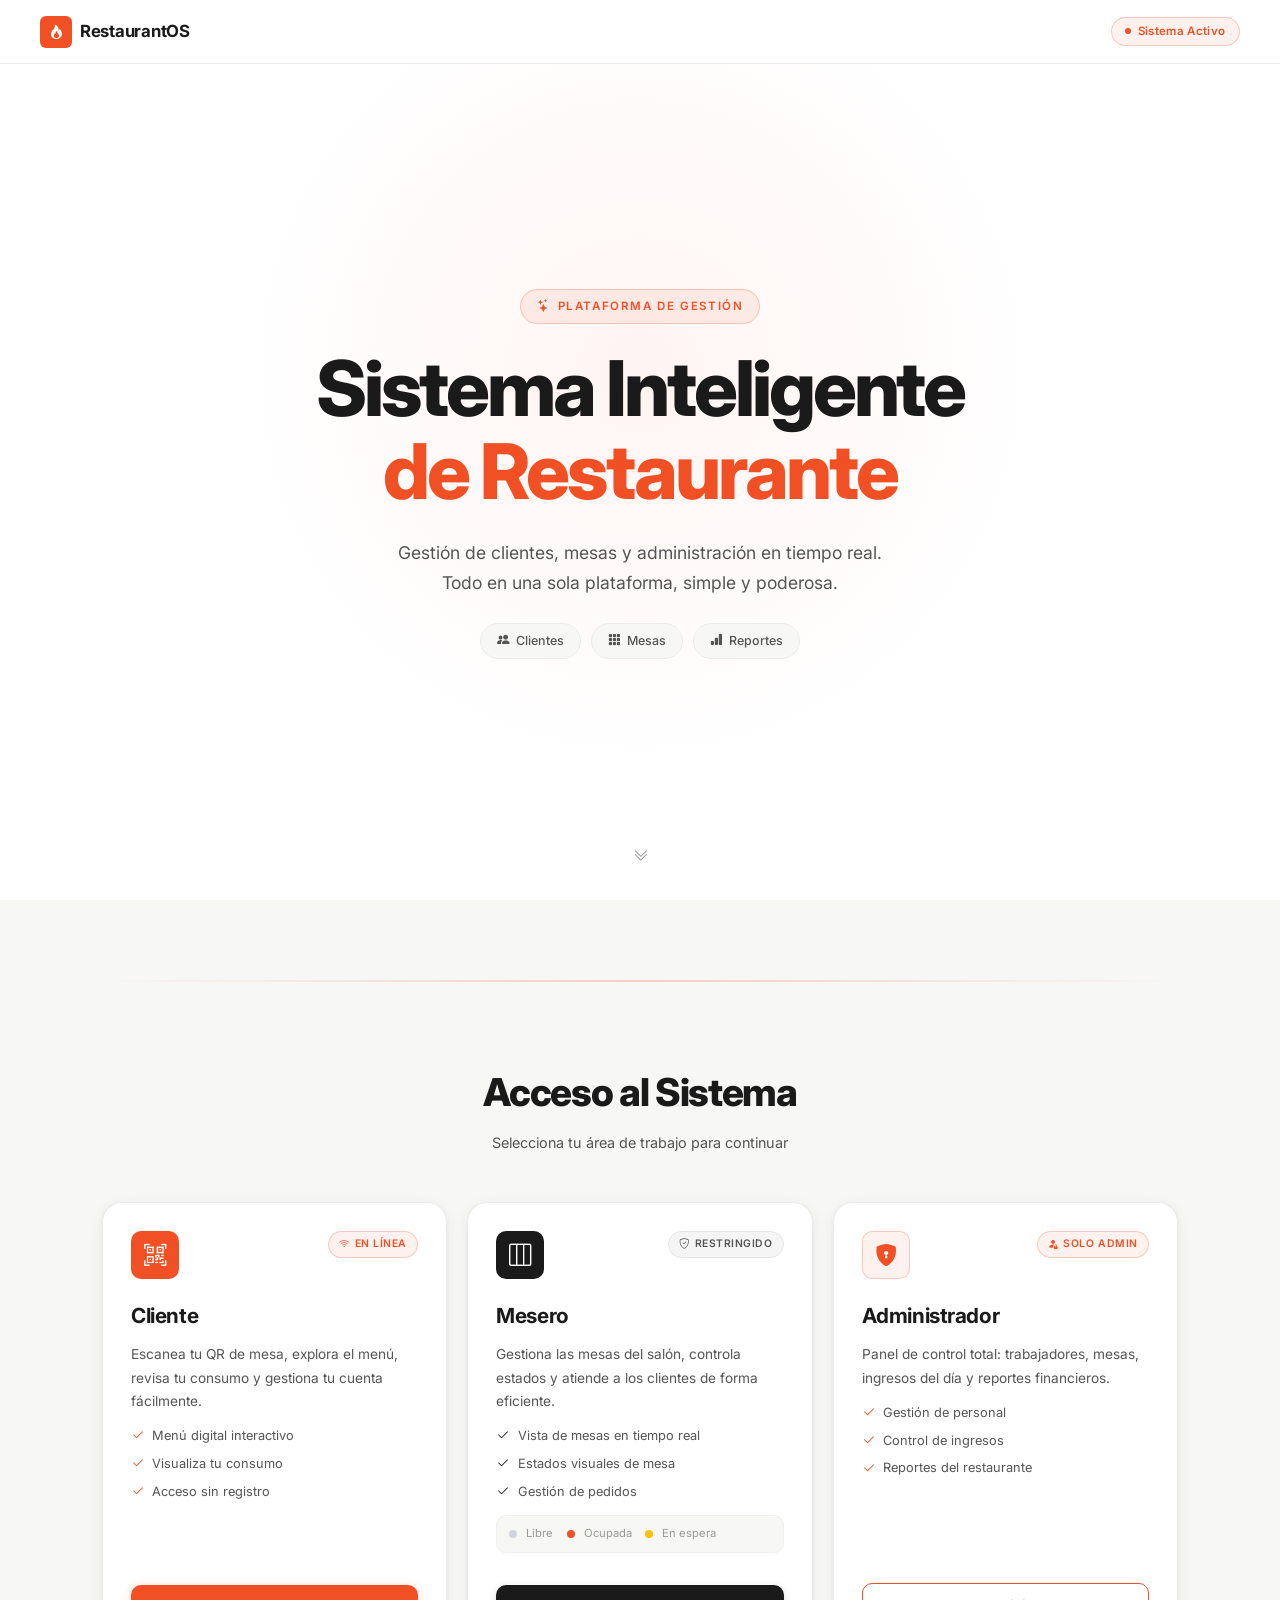
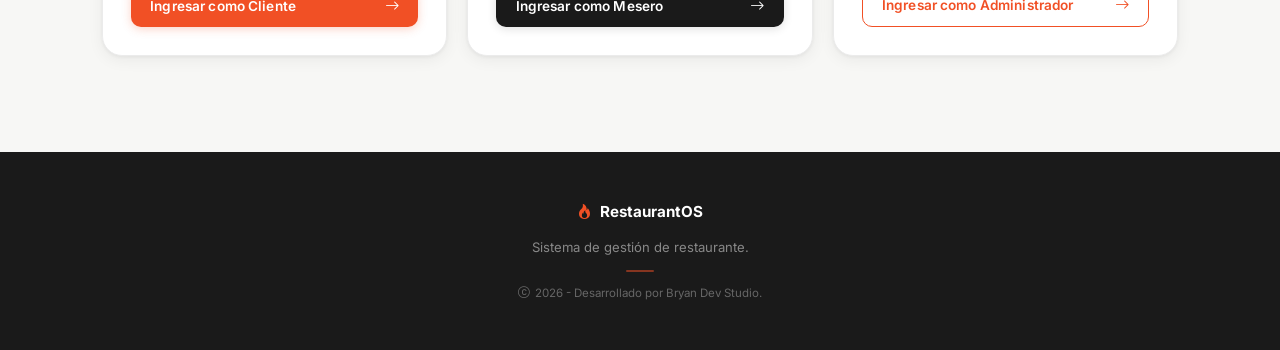
<file: index.html>
<!DOCTYPE html>
<html lang="es">
<head>
    <meta charset="UTF-8">
    <meta name="viewport" content="width=device-width, initial-scale=1.0">
    <meta name="description" content="Sistema inteligente de gestión para restaurantes. Administra clientes, mesas, meseros y finanzas desde una sola plataforma.">
    <title>Sistema de Restaurante | Gestión Inteligente</title>

    <link rel="stylesheet" href="https://cdn.jsdelivr.net/npm/bootstrap-icons@1.13.1/font/bootstrap-icons.min.css">
    <link rel="preconnect" href="https://fonts.googleapis.com">
    <link rel="preconnect" href="https://fonts.gstatic.com" crossorigin>
    <link href="https://fonts.googleapis.com/css2?family=Inter:wght@300;400;500;600;700;800&display=swap" rel="stylesheet">
    <link rel="stylesheet" href="./Assets/Css/Home/home.css">
</head>
<body>

    <!-- ── NAVBAR ── -->
    <nav class="navbar" id="navbar">
        <div class="nav-brand">
            <span class="nav-logo"><i class="bi bi-fire"></i></span>
            <span class="nav-name">RestaurantOS</span>
        </div>
        <div class="nav-badge">
            <span class="badge-dot"></span>
            Sistema Activo
        </div>
    </nav>

    <!-- ── HERO ── -->
    <header class="hero" id="hero">
        <div class="hero-content">
            <div class="hero-eyebrow">
                <i class="bi bi-stars"></i>
                Plataforma de Gestión
            </div>
            <h1 class="hero-title">
                Sistema Inteligente<br>
                <span class="hero-title--accent">de Restaurante</span>
            </h1>
            <p class="hero-subtitle">
                Gestión de clientes, mesas y administración en tiempo real.
                Todo en una sola plataforma, simple y poderosa.
            </p>
            <div class="hero-stats">
                <div class="stat-pill"><i class="bi bi-people-fill"></i><span>Clientes</span></div>
                <div class="stat-pill"><i class="bi bi-grid-3x3-gap-fill"></i><span>Mesas</span></div>
                <div class="stat-pill"><i class="bi bi-bar-chart-fill"></i><span>Reportes</span></div>
            </div>
        </div>
        <div class="hero-scroll-hint">
            <i class="bi bi-chevron-double-down"></i>
        </div>
    </header>

    <!-- ── MAIN BENTO GRID ── -->
    <main class="bento-section" id="accesos">
        <div class="section-header">
            <h2 class="section-title">Acceso al Sistema</h2>
            <p class="section-desc">Selecciona tu área de trabajo para continuar</p>
        </div>

        <div class="bento-grid">

            <!-- CARD: CLIENTE -->
            <article class="bento-card bento-card--cliente" id="card-cliente" role="button" tabindex="0" aria-label="Acceso área Cliente">
                <div class="card-header">
                    <div class="card-icon card-icon--cliente">
                        <i class="bi bi-qr-code-scan"></i>
                    </div>
                    <div class="card-badge card-badge--cliente">
                        <i class="bi bi-wifi"></i> En línea
                    </div>
                </div>
                <div class="card-body">
                    <h3 class="card-title">Cliente</h3>
                    <p class="card-desc">
                        Escanea tu QR de mesa, explora el menú, revisa tu consumo y gestiona tu cuenta fácilmente.
                    </p>
                    <ul class="card-features">
                        <li><i class="bi bi-check2"></i> Menú digital interactivo</li>
                        <li><i class="bi bi-check2"></i> Visualiza tu consumo</li>
                        <li><i class="bi bi-check2"></i> Acceso sin registro</li>
                    </ul>
                </div>
                <div class="card-footer">
                    <button class="btn-access btn-access--cliente" id="btn-cliente" onclick="irACliente()">
                        <span>Ingresar como Cliente</span>
                        <i class="bi bi-arrow-right"></i>
                    </button>
                </div>
            </article>

            <!-- CARD: MESERO -->
            <article class="bento-card bento-card--mesero" id="card-mesero" role="button" tabindex="0" aria-label="Acceso área Mesero">
                <div class="card-header">
                    <div class="card-icon card-icon--mesero">
                        <i class="bi bi-layout-three-columns"></i>
                    </div>
                    <div class="card-badge card-badge--mesero">
                        <i class="bi bi-shield-check"></i> Restringido
                    </div>
                </div>
                <div class="card-body">
                    <h3 class="card-title">Mesero</h3>
                    <p class="card-desc">
                        Gestiona las mesas del salón, controla estados y atiende a los clientes de forma eficiente.
                    </p>
                    <ul class="card-features">
                        <li><i class="bi bi-check2"></i> Vista de mesas en tiempo real</li>
                        <li><i class="bi bi-check2"></i> Estados visuales de mesa</li>
                        <li><i class="bi bi-check2"></i> Gestión de pedidos</li>
                    </ul>
                    <div class="mesa-legend">
                        <span class="mesa-dot mesa-dot--libre"></span><small>Libre</small>
                        <span class="mesa-dot mesa-dot--ocupada"></span><small>Ocupada</small>
                        <span class="mesa-dot mesa-dot--espera"></span><small>En espera</small>
                    </div>
                </div>
                <div class="card-footer">
                    <button class="btn-access btn-access--mesero" id="btn-mesero" onclick="irAMesero()">
                        <span>Ingresar como Mesero</span>
                        <i class="bi bi-arrow-right"></i>
                    </button>
                </div>
            </article>

            <!-- CARD: ADMINISTRADOR -->
            <article class="bento-card bento-card--admin" id="card-admin" role="button" tabindex="0" aria-label="Acceso área Administrador">
                <div class="card-header">
                    <div class="card-icon card-icon--admin">
                        <i class="bi bi-shield-lock-fill"></i>
                    </div>
                    <div class="card-badge card-badge--admin">
                        <i class="bi bi-person-fill-lock"></i> Solo Admin
                    </div>
                </div>
                <div class="card-body">
                    <h3 class="card-title">Administrador</h3>
                    <p class="card-desc">
                        Panel de control total: trabajadores, mesas, ingresos del día y reportes financieros.
                    </p>
                    <ul class="card-features">
                        <li><i class="bi bi-check2"></i> Gestión de personal</li>
                        <li><i class="bi bi-check2"></i> Control de ingresos</li>
                        <li><i class="bi bi-check2"></i> Reportes del restaurante</li>
                    </ul>
                </div>
                <div class="card-footer">
                    <button class="btn-access btn-access--admin" id="btn-admin" onclick="irAAdmin()">
                        <span>Ingresar como Administrador</span>
                        <i class="bi bi-arrow-right"></i>
                    </button>
                </div>
            </article>

        </div>
    </main>

    <!-- ── FOOTER ── -->
    <footer class="footer" id="footer">
        <div class="footer-inner">
            <div class="footer-brand">
                <i class="bi bi-fire"></i>
                <span>RestaurantOS</span>
            </div>
            <p class="footer-copy">Sistema de gestión de restaurante.</p>
            <div class="footer-divider"></div>
            <p class="footer-sub">
                <i class="bi bi-c-circle"></i> 2026 - Desarrollado por Bryan Dev Studio.
            </p>
        </div>
    </footer>

    <script src="./Assets/Js/Home/main.js"></script>
</body>
</html>
</file>
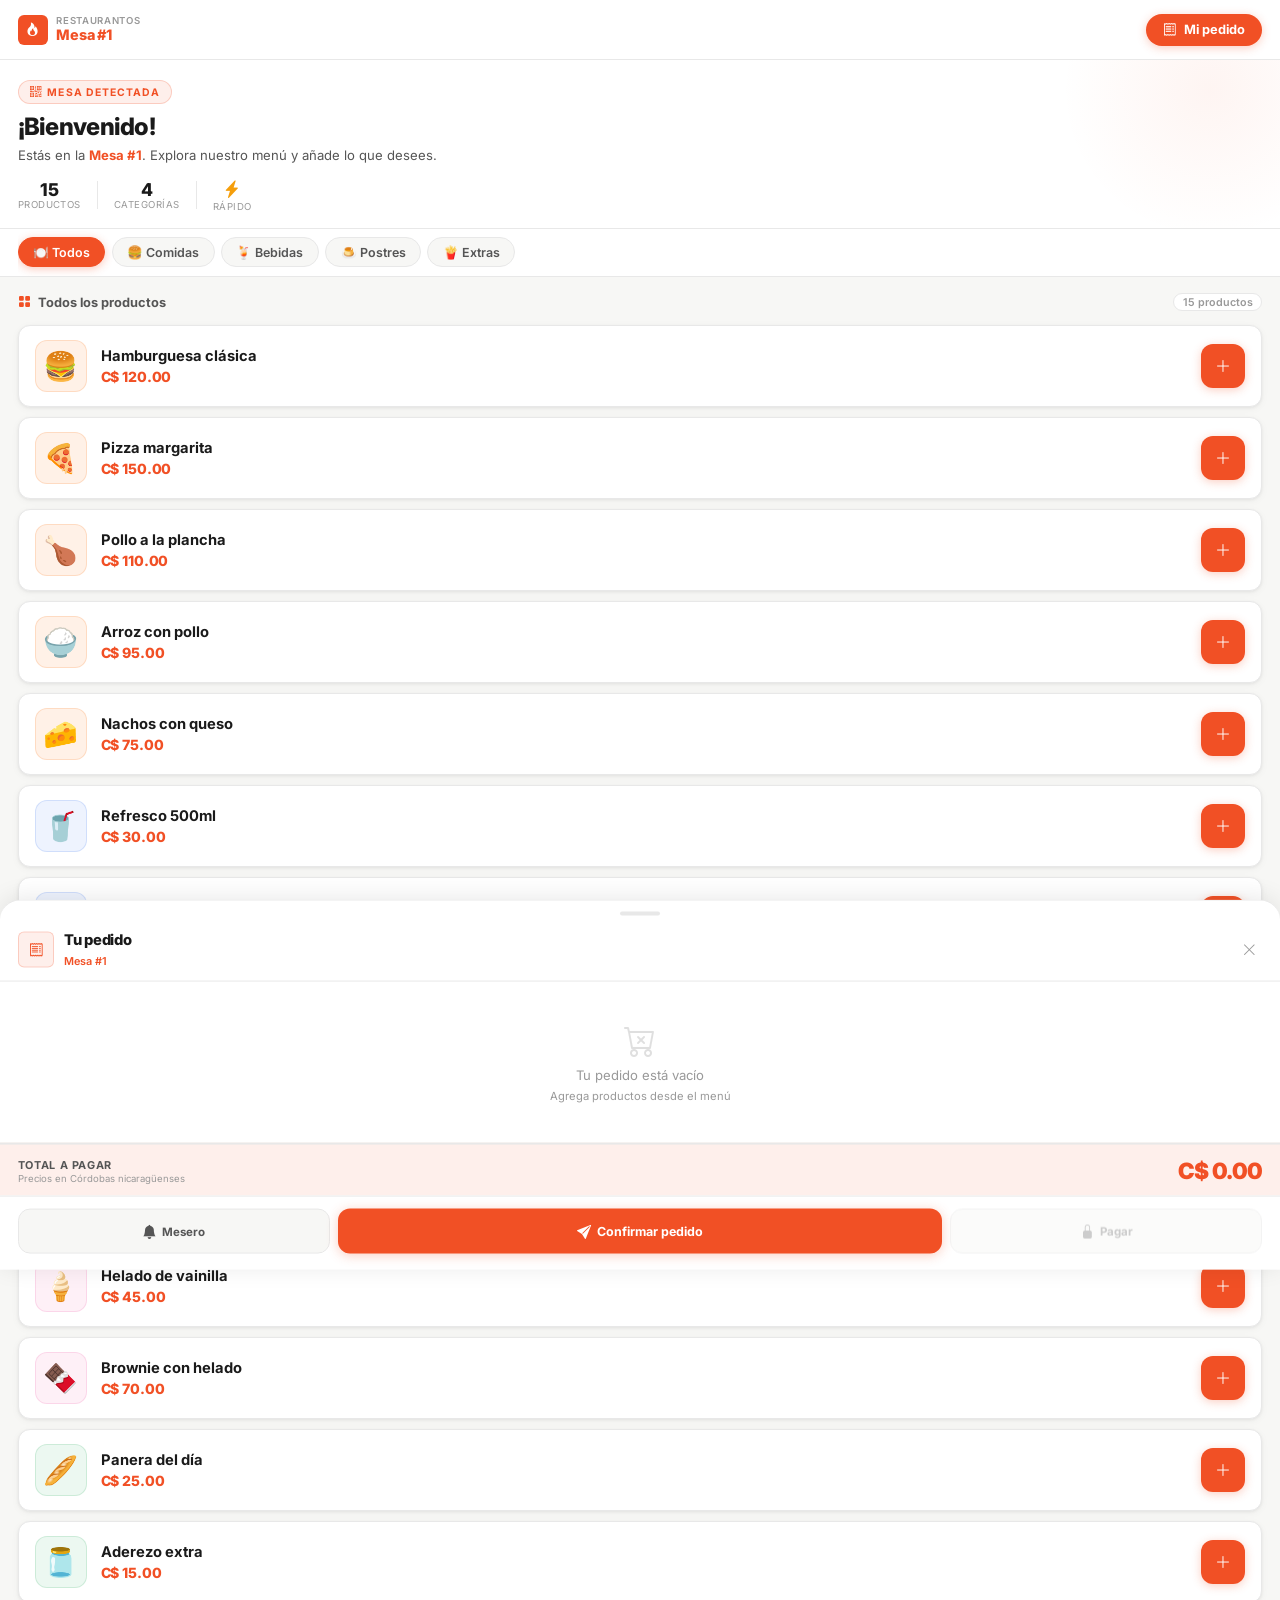
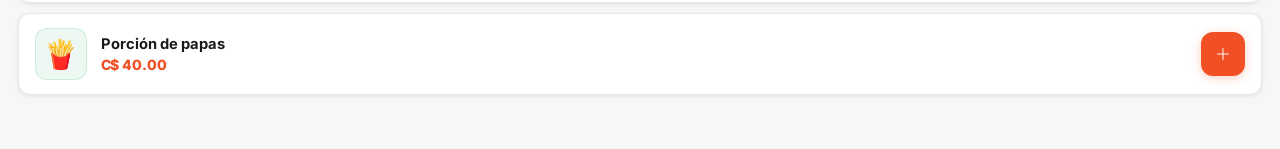
<file: Views/Client/index.html>
<!DOCTYPE html>
<html lang="es">
<head>
    <meta charset="UTF-8">
    <meta name="viewport" content="width=device-width, initial-scale=1.0, maximum-scale=1.0">
    <meta name="description" content="Menú digital del restaurante.">
    <meta name="theme-color" content="#ffffff">
    <title>Menú | RestaurantOS</title>

    <link rel="stylesheet" href="https://cdn.jsdelivr.net/npm/bootstrap-icons@1.13.1/font/bootstrap-icons.min.css">
    <link rel="preconnect" href="https://fonts.googleapis.com">
    <link rel="preconnect" href="https://fonts.gstatic.com" crossorigin>
    <link href="https://fonts.googleapis.com/css2?family=Inter:wght@400;500;600;700;800&display=swap" rel="stylesheet">
    <link rel="stylesheet" href="../../Assets/Css/Client/client.css">
</head>
<body>

<!-- ══ HEADER ══ -->
<header class="app-header" id="appHeader">
    <div class="header-left">
        <div class="header-logo"><i class="bi bi-fire"></i></div>
        <div class="header-info">
            <span class="header-brand">RestaurantOS</span>
            <span class="header-mesa" id="headerMesa">Mesa #—</span>
        </div>
    </div>
    <button class="btn-cuenta" id="btnVerCuenta" onclick="abrirCuenta()">
        <i class="bi bi-receipt"></i>
        <span>Mi pedido</span>
        <span class="carrito-badge" id="carritoBadge" style="display:none;">0</span>
    </button>
</header>

<!-- ══ BIENVENIDA COMPACTA ══ -->
<section class="hero-section" id="heroSection">
    <div class="hero-glow hero-glow--a"></div>
    <div class="hero-glow hero-glow--b"></div>
    <div class="hero-content">
        <div class="hero-badge">
            <i class="bi bi-qr-code"></i>
            <span>Mesa detectada</span>
        </div>
        <h1 class="hero-title">¡Bienvenido!</h1>
        <p class="hero-sub" id="heroSub">
            Estás en la <strong>Mesa #—</strong>. Explora nuestro menú y añade lo que desees.
        </p>
        <div class="hero-stats">
            <div class="hs-item">
                <span class="hs-num" id="hsTotalProds">0</span>
                <span class="hs-label">Productos</span>
            </div>
            <div class="hs-divider"></div>
            <div class="hs-item">
                <span class="hs-num">4</span>
                <span class="hs-label">Categorías</span>
            </div>
            <div class="hs-divider"></div>
            <div class="hs-item">
                <i class="bi bi-lightning-charge-fill" style="color:#f59e0b;font-size:1.1rem;"></i>
                <span class="hs-label">Rápido</span>
            </div>
        </div>
    </div>
</section>

<!-- ══ FILTROS ══ -->
<div class="cats-bar" id="catsBar">
    <div class="cats-scroll">
        <button class="cat-btn active" id="cat-Todos"  onclick="filtrarCategoria('Todos')">🍽️ Todos</button>
        <button class="cat-btn"        id="cat-Comida" onclick="filtrarCategoria('Comida')">🍔 Comidas</button>
        <button class="cat-btn"        id="cat-Bebida" onclick="filtrarCategoria('Bebida')">🍹 Bebidas</button>
        <button class="cat-btn"        id="cat-Postre" onclick="filtrarCategoria('Postre')">🍮 Postres</button>
        <button class="cat-btn"        id="cat-Extra"  onclick="filtrarCategoria('Extra')">🍟 Extras</button>
    </div>
</div>

<!-- ══ LISTA DE PRODUCTOS ══ -->
<main class="menu-section">
    <div class="section-label" id="sectionLabel">
        <i class="bi bi-grid-fill"></i>
        <span id="sectionLabelText">Todos los productos</span>
        <span class="section-count" id="sectionCount">0 productos</span>
    </div>

    <div class="products-grid" id="productsGrid">
        <!-- Cards generadas por JS -->
    </div>

    <div class="menu-empty" id="menuEmpty" style="display:none;">
        <i class="bi bi-journal-x"></i>
        <p>Sin productos en esta categoría</p>
    </div>
</main>


<!-- ══ PANEL CUENTA (bottom sheet) ══ -->
<div class="cuenta-backdrop" id="cuentaBackdrop" onclick="cerrarCuenta()"></div>
<div class="cuenta-panel" id="cuentaPanel">

    <div class="cuenta-handle"></div>

    <div class="cuenta-header">
        <div class="cuenta-header-left">
            <div class="cuenta-icon"><i class="bi bi-receipt"></i></div>
            <div>
                <h2 class="cuenta-title">Tu pedido</h2>
                <span class="cuenta-mesa-tag" id="cuentaMesaTag">Mesa #—</span>
            </div>
        </div>
        <button class="cuenta-close" onclick="cerrarCuenta()" aria-label="Cerrar">
            <i class="bi bi-x-lg"></i>
        </button>
    </div>

    <div class="cuenta-body">
        <div class="cuenta-empty" id="cuentaEmpty">
            <i class="bi bi-cart-x"></i>
            <p>Tu pedido está vacío</p>
            <span>Agrega productos desde el menú</span>
        </div>

        <table class="cuenta-table" id="cuentaTable" style="display:none;">
            <thead>
                <tr>
                    <th>Producto</th>
                    <th>Cant.</th>
                    <th>Total</th>
                    <th></th>
                </tr>
            </thead>
            <tbody id="cuentaBody"></tbody>
        </table>
    </div>

    <div class="cuenta-total-row">
        <div class="ctr-left">
            <span class="ctr-label">Total a pagar</span>
            <span class="ctr-note">Precios en Córdobas nicaragüenses</span>
        </div>
        <span class="ctr-value" id="cuentaTotal">C$ 0.00</span>
    </div>

    <div class="cuenta-actions">
        <button class="btn-action btn-action--mesero" onclick="llamarMesero()" id="btnLlamarMesero">
            <i class="bi bi-bell-fill"></i>
            <span>Mesero</span>
        </button>
        <button class="btn-action btn-action--confirm" onclick="confirmarPedido()" id="btnConfirmarPedido">
            <i class="bi bi-send-fill"></i>
            <span>Confirmar pedido</span>
        </button>
        <button class="btn-action btn-action--close" onclick="cerrarCuentaFisica()" id="btnCerrarCuenta" disabled title="Disponible cuando el mesero entregue tu pedido">
            <i class="bi bi-lock-fill"></i>
            <span>Pagar</span>
        </button>
    </div>
</div>


<!-- ══ MODAL DETALLE ══ -->
<div class="detail-backdrop" id="detailBackdrop">
    <div class="detail-card" id="detailCard" role="dialog" aria-modal="true">
        <button class="detail-close" onclick="cerrarDetalleProducto()" aria-label="Cerrar">
            <i class="bi bi-x-lg"></i>
        </button>
        <div class="detail-icon-wrap" id="detailIconWrap">
            <span id="detailIcon"></span>
        </div>
        <span class="detail-cat" id="detailCat"></span>
        <h3 class="detail-name" id="detailName"></h3>
        <p class="detail-desc" id="detailDesc"></p>
        <div class="detail-controls">
            <span class="detail-price" id="detailPrice"></span>
            <div class="detail-qty">
                <button class="detail-qty-btn" onclick="cambiarCantidadDetalle(-1)"><i class="bi bi-dash"></i></button>
                <span class="detail-qty-num" id="detailQty">1</span>
                <button class="detail-qty-btn" onclick="cambiarCantidadDetalle(1)"><i class="bi bi-plus"></i></button>
            </div>
        </div>
        <button class="detail-add-btn" id="btnDetailAdd" onclick="agregarDesdeDetalle()">Agregar al pedido</button>
    </div>
</div>


<!-- ══ MODAL GENÉRICO ══ -->
<div class="modal-backdrop" id="modalBackdrop">
    <div class="modal-card" id="modalCard" role="dialog" aria-modal="true">
        <div class="modal-icon-wrap" id="modalIconWrap">
            <i class="bi" id="modalIcon"></i>
        </div>
        <h3 class="modal-title" id="modalTitle"></h3>
        <p class="modal-msg" id="modalMsg"></p>
        <div class="modal-btns" id="modalBtns"></div>
    </div>
</div>


<!-- ══ TOAST ══ -->
<div class="toast" id="toast">
    <div class="toast-inner">
        <i class="bi toast-icon" id="toastIcon"></i>
        <span id="toastMsg"></span>
    </div>
</div>

<script src="../../Assets/Js/Client/main.js"></script>
</body>
</html>
</file>
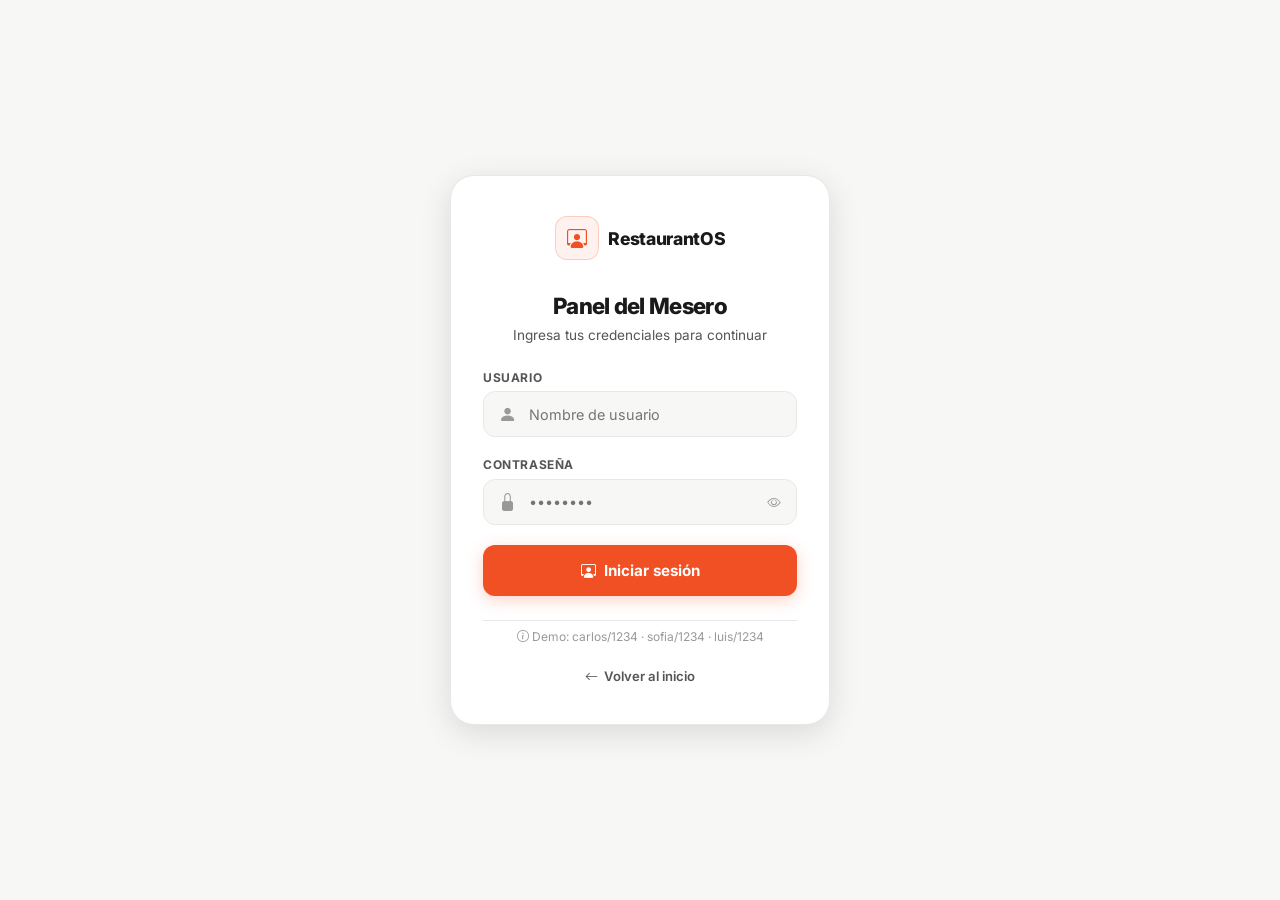
<file: Views/Service/index.html>
<!DOCTYPE html>
<html lang="es">
<head>
    <meta charset="UTF-8">
    <meta name="viewport" content="width=device-width, initial-scale=1.0">
    <meta name="description" content="Panel del mesero — RestaurantOS. Gestiona tus mesas, pedidos y cuentas en tiempo real.">
    <title>Panel Mesero | RestaurantOS</title>

    <link rel="stylesheet" href="https://cdn.jsdelivr.net/npm/bootstrap-icons@1.13.1/font/bootstrap-icons.min.css">
    <link rel="preconnect" href="https://fonts.googleapis.com">
    <link rel="preconnect" href="https://fonts.gstatic.com" crossorigin>
    <link href="https://fonts.googleapis.com/css2?family=Inter:wght@300;400;500;600;700;800&display=swap" rel="stylesheet">
    <link rel="stylesheet" href="../../Assets/Css/Service/service.css?v=2">
</head>
<body>

<!-- ══════════════════════════════════════════
     PANTALLA: LOGIN MESERO
══════════════════════════════════════════ -->
<div class="auth-screen" id="authScreen">

    <div class="auth-glow auth-glow--a"></div>
    <div class="auth-glow auth-glow--b"></div>

    <div class="auth-box">

        <div class="auth-logo">
            <span class="auth-logo-icon"><i class="bi bi-person-workspace"></i></span>
            <span class="auth-logo-name">RestaurantOS</span>
        </div>

        <div class="auth-header">
            <h1 class="auth-title">Panel del Mesero</h1>
            <p class="auth-subtitle">Ingresa tus credenciales para continuar</p>
        </div>

        <form class="auth-form" id="formLogin" onsubmit="loginMesero(event)">
            <div class="field-group">
                <label class="field-label" for="loginUser">Usuario</label>
                <div class="field-wrap">
                    <i class="bi bi-person-fill field-icon"></i>
                    <input class="field-input" id="loginUser" type="text" placeholder="Nombre de usuario" autocomplete="username" required>
                </div>
            </div>

            <div class="field-group">
                <label class="field-label" for="loginPass">Contraseña</label>
                <div class="field-wrap">
                    <i class="bi bi-lock-fill field-icon"></i>
                    <input class="field-input" id="loginPass" type="password" placeholder="••••••••" autocomplete="current-password" required>
                    <button type="button" class="field-toggle" id="togglePass" onclick="togglePassword('loginPass','togglePass')" aria-label="Mostrar contraseña">
                        <i class="bi bi-eye"></i>
                    </button>
                </div>
            </div>

            <div class="auth-msg" id="loginMsg"></div>

            <button class="btn-auth btn-auth--primary" type="submit" id="btnLogin">
                <i class="bi bi-person-workspace"></i>
                Iniciar sesión
            </button>
        </form>

        <div class="auth-hint">
            <i class="bi bi-info-circle"></i>
            Demo: carlos/1234 · sofia/1234 · luis/1234
        </div>

        <a class="auth-back" href="../../index.html">
            <i class="bi bi-arrow-left"></i> Volver al inicio
        </a>
    </div>
</div>


<!-- ══════════════════════════════════════════
     PANEL MESERO
══════════════════════════════════════════ -->
<div class="panel" id="panelMesero" style="display:none;">

    <!-- ── TOPBAR ── -->
    <header class="topbar" id="topbar">
        <div class="topbar-left">
            <span class="topbar-logo"><i class="bi bi-fire"></i></span>
            <span class="topbar-brand">RestaurantOS</span>
            <span class="topbar-sep">|</span>
            <span class="topbar-section">Panel Mesero</span>
        </div>
        <div class="topbar-right">
            <div class="topbar-time" id="topbarTime"></div>
            <div class="mesero-badge" id="meseroBadge">
                <span class="mb-avatar" id="mbAvatar">M</span>
                <span class="mb-name" id="mbName">Mesero</span>
            </div>
            <button class="btn-logout" onclick="logout()" title="Cerrar sesión">
                <i class="bi bi-box-arrow-left"></i>
            </button>
        </div>
    </header>

    <!-- ── CONTENT ── -->
    <main class="panel-content">

        <!-- Header de sección -->
        <div class="section-header">
            <div class="sh-left">
                <h2 class="sh-title">Mesas del Restaurante</h2>
                <p class="sh-sub">Selecciona una mesa para comenzar a atender</p>
            </div>
            <div class="sh-stats" id="shStats">
                <div class="stat-pill stat-pill--libre">
                    <i class="bi bi-circle"></i>
                    <span id="statLibre">0</span> Libres
                </div>
                <div class="stat-pill stat-pill--ocupada">
                    <i class="bi bi-circle-fill"></i>
                    <span id="statOcupada">0</span> Ocupadas
                </div>
                <div class="stat-pill stat-pill--pagar">
                    <i class="bi bi-credit-card-fill"></i>
                    <span id="statPagar">0</span> Por pagar
                </div>
            </div>
        </div>

        <!-- Leyenda de estados -->
        <div class="estado-legend">
            <span class="el-item"><span class="el-dot el-dot--libre"></span> Libre</span>
            <span class="el-item"><span class="el-dot el-dot--presente"></span> Cliente presente</span>
            <span class="el-item"><span class="el-dot el-dot--atencion"></span> Solicita atención</span>
            <span class="el-item"><span class="el-dot el-dot--pedido"></span> Pedido en proceso</span>
            <span class="el-item"><span class="el-dot el-dot--pagar"></span> Por pagar</span>
        </div>

        <!-- Grid de mesas -->
        <div class="mesas-grid" id="mesasGrid">
            <!-- Cards generadas por JS -->
        </div>

    </main>
</div>


<!-- ══════════════════════════════════════════
     MODAL: ATENCIÓN DE MESA (POS)
══════════════════════════════════════════ -->
<div class="pos-backdrop" id="posBackdrop">
    <div class="pos-panel" id="posPanel" role="dialog" aria-modal="true">

        <!-- POS Header -->
        <div class="pos-header">
            <div class="pos-header-left">
                <div class="pos-mesa-icon"><i class="bi bi-layout-three-columns"></i></div>
                <div>
                    <h3 class="pos-title" id="posTitle">Mesa 1</h3>
                    <span class="pos-estado-tag" id="posEstadoTag">Libre</span>
                </div>
            </div>
            <div class="pos-header-right">
                <span class="pos-atendida-badge" id="posAtendidaBadge">
                    <i class="bi bi-person-check-fill"></i> Atendida por ti
                </span>
                <button class="pos-close" onclick="cerrarPOS()" aria-label="Cerrar">
                    <i class="bi bi-x-lg"></i>
                </button>
            </div>
        </div>

        <!-- POS Body -->
        <div class="pos-body">

            <!-- Columna izquierda: Órdenes -->
            <div class="pos-menu-col">
                <div class="pos-col-header">
                    <i class="bi bi-list-ul"></i>
                    <span>Órdenes del Cliente</span>
                </div>
                <div class="pos-menu-list" id="posOrderListCol">
                    <!-- Lista de órdenes generadas por JS -->
                    <div class="pos-order-empty">
                        <p>No hay órdenes del cliente</p>
                    </div>
                </div>
            </div>

            <!-- Columna derecha: Detalles de la orden -->
            <div class="pos-order-col">
                <div class="pos-col-header">
                    <i class="bi bi-receipt"></i>
                    <span>Detalle de la Orden</span>
                </div>

                <!-- Tabla de orden -->
                <div class="pos-order-wrapper">
                    <div id="posDetalleEmpty" class="pos-order-empty">
                        <i class="bi bi-hand-index"></i>
                        <p>Selecciona una orden para ver los detalles</p>
                    </div>
                    <table class="pos-order-table" id="posDetalleTable" style="display:none;">
                        <thead>
                            <tr>
                                <th>Producto</th>
                                <th>Cant.</th>
                                <th>Precio</th>
                                <th>Subtotal</th>
                            </tr>
                        </thead>
                        <tbody id="posDetalleBody">
                        </tbody>
                    </table>
                </div>

                <!-- Total -->
                <div class="pos-total-row">
                    <span class="pos-total-label">Total a pagar</span>
                    <span class="pos-total-value" id="posTotal">C$ 0.00</span>
                </div>

                <!-- Acciones -->
                <div class="pos-actions">
                    <button class="btn-pos btn-pos--served" onclick="marcarServido()" id="btnMarcarServido">
                        <i class="bi bi-check2-all"></i>
                        <span>Marcar servido</span>
                    </button>
                    <button class="btn-pos btn-pos--kitchen" onclick="enviarPedido()" id="btnMandarCocina">
                        <i class="bi bi-fire"></i>
                        <span>Mandar a cocina</span>
                    </button>
                    <button class="btn-pos btn-pos--close" onclick="cerrarMesa()" id="btnCerrarMesa">
                        <i class="bi bi-x-circle-fill"></i>
                        <span>Cerrar mesa</span>
                    </button>
                </div>
            </div>

        </div><!-- /pos-body -->
    </div><!-- /pos-panel -->
</div><!-- /pos-backdrop -->


<!-- Toast notification -->
<div class="toast" id="toast">
    <div class="toast-inner">
        <i class="bi toast-icon" id="toastIcon"></i>
        <span id="toastMsg"></span>
    </div>
</div>

<script src="../../Assets/Js/Service/main.js"></script>
</body>
</html>
</file>
<file: Assets/Css/Home/home.css>
/* ============================================================
   RestaurantOS — home.css  v6.0  "Clean Light"
   Blanco principal · Naranja acento · Simple y elegante
   ============================================================ */

/* ── TOKENS ── */
:root {
    /* Fondos */
    --bg:           #FFFFFF;
    --bg-page:      #F7F7F5;
    --bg-card:      #FFFFFF;

    /* Naranja */
    --orange:       #F15025;
    --orange-2:     #FF8C42;
    --orange-light: rgba(241,80,37,.08);
    --orange-mid:   rgba(241,80,37,.15);
    --orange-border: rgba(241,80,37,.25);

    /* Texto */
    --text-1:       #1A1A1A;
    --text-2:       #555555;
    --text-3:       #999999;

    /* Bordes y sombras */
    --border:       #EBEBEB;
    --border-2:     #F0F0F0;
    --shadow-sm:    0 1px 4px rgba(0,0,0,.06), 0 4px 16px rgba(0,0,0,.06);
    --shadow-md:    0 4px 12px rgba(0,0,0,.08), 0 12px 40px rgba(0,0,0,.08);
    --shadow-orange: 0 8px 32px rgba(241,80,37,.22);

    /* Radios */
    --r-sm: 6px;
    --r-md: 10px;
    --r-lg: 16px;
    --r-xl: 20px;

    /* Transiciones */
    --ease:   cubic-bezier(.4,0,.2,1);
    --ease-b: cubic-bezier(.34,1.4,.64,1);
    --t1: .15s;
    --t2: .25s;

    --font: 'Inter', system-ui, sans-serif;
}

/* ── RESET ── */
*, *::before, *::after { box-sizing: border-box; margin: 0; padding: 0; }
html { scroll-behavior: smooth; -webkit-font-smoothing: antialiased; }
body {
    font-family: var(--font);
    background: var(--bg-page);
    color: var(--text-1);
    line-height: 1.6;
    overflow-x: hidden;
}
img, svg { display: block; max-width: 100%; }
button { font-family: inherit; cursor: pointer; border: none; background: none; }
a { text-decoration: none; color: inherit; }

/* ════════════════════════
   NAVBAR
   ════════════════════════ */
.navbar {
    position: fixed;
    inset: 0 0 auto 0;
    z-index: 100;
    height: 64px;
    display: flex;
    align-items: center;
    justify-content: space-between;
    padding: 0 2.5rem;
    background: rgba(255,255,255,.92);
    backdrop-filter: blur(16px);
    -webkit-backdrop-filter: blur(16px);
    border-bottom: 1px solid var(--border);
    transition: box-shadow var(--t2);
}
.navbar.scrolled {
    box-shadow: 0 1px 20px rgba(0,0,0,.08);
}

.nav-brand {
    display: flex;
    align-items: center;
    gap: .5rem;
    font-weight: 700;
    font-size: 1.05rem;
    letter-spacing: -.015em;
}
.nav-logo {
    width: 32px; height: 32px;
    display: flex; align-items: center; justify-content: center;
    background: var(--orange);
    color: #fff;
    border-radius: var(--r-sm);
    font-size: .9rem;
    flex-shrink: 0;
}
.nav-name { color: var(--text-1); }

.nav-badge {
    display: flex;
    align-items: center;
    gap: .4rem;
    font-size: .72rem;
    font-weight: 600;
    color: var(--orange);
    background: var(--orange-light);
    border: 1px solid var(--orange-border);
    padding: .28rem .85rem;
    border-radius: 100px;
    letter-spacing: .03em;
}
.badge-dot {
    width: 6px; height: 6px;
    border-radius: 50%;
    background: var(--orange);
    animation: pulse 2.5s ease-in-out infinite;
}
@keyframes pulse {
    0%,100% { opacity: 1; }
    50%      { opacity: .3; }
}

/* ════════════════════════
   HERO
   ════════════════════════ */
.hero {
    min-height: 100vh;
    display: flex;
    flex-direction: column;
    align-items: center;
    justify-content: center;
    text-align: center;
    padding: 7rem 2rem 4rem;
    background: var(--bg);
    position: relative;
    overflow: hidden;
}

/* Círculo decorativo de fondo */
.hero::before {
    content: '';
    position: absolute;
    width: 800px; height: 800px;
    border-radius: 50%;
    background: radial-gradient(circle, rgba(241,80,37,.06) 0%, transparent 70%);
    top: 50%; left: 50%;
    transform: translate(-50%, -60%);
    pointer-events: none;
}

.hero-content {
    position: relative;
    z-index: 1;
    max-width: 720px;
    display: flex;
    flex-direction: column;
    align-items: center;
    gap: 1.5rem;
    animation: fade-up .6s var(--ease) both;
}

.hero-eyebrow {
    display: inline-flex;
    align-items: center;
    gap: .4rem;
    font-size: .72rem;
    font-weight: 600;
    letter-spacing: .14em;
    text-transform: uppercase;
    color: var(--orange);
    background: var(--orange-light);
    border: 1px solid var(--orange-border);
    padding: .38rem 1rem;
    border-radius: 100px;
}
.hero-eyebrow i { font-size: .8rem; }

.hero-title {
    font-size: clamp(2.8rem, 6vw, 4.8rem);
    font-weight: 800;
    line-height: 1.08;
    letter-spacing: -.04em;
    color: var(--text-1);
}
.hero-title--accent {
    color: var(--orange);
}

.hero-subtitle {
    font-size: clamp(.95rem, 2vw, 1.1rem);
    color: var(--text-2);
    max-width: 520px;
    line-height: 1.75;
    margin: 0 auto;
}

/* Stat pills */
.hero-stats {
    display: flex;
    align-items: center;
    justify-content: center;
    gap: .6rem;
    flex-wrap: wrap;
}
.stat-pill {
    display: flex;
    align-items: center;
    gap: .4rem;
    font-size: .78rem;
    font-weight: 500;
    color: var(--text-2);
    background: var(--bg-page);
    border: 1px solid var(--border);
    padding: .42rem 1rem;
    border-radius: 100px;
    transition: color var(--t1), border-color var(--t1), background var(--t1), transform var(--t2) var(--ease-b);
}
.stat-pill:hover {
    color: var(--orange);
    border-color: var(--orange-border);
    background: var(--orange-light);
    transform: translateY(-2px);
}
.stat-pill i { font-size: .8rem; }

/* Scroll hint */
.hero-scroll-hint {
    position: absolute;
    bottom: 2rem; left: 50%;
    transform: translateX(-50%);
    color: var(--text-3);
    font-size: .95rem;
    animation: bounce 2.5s ease-in-out infinite;
}
@keyframes bounce {
    0%,100% { transform: translateX(-50%) translateY(0); }
    50%      { transform: translateX(-50%) translateY(7px); }
}

/* ════════════════════════
   BENTO SECTION
   ════════════════════════ */
.bento-section {
    max-width: 1140px;
    margin: 0 auto;
    padding: 5rem 2rem 6rem;
}

/* Separador superior */
.bento-section::before {
    content: '';
    display: block;
    height: 2px;
    background: linear-gradient(90deg, transparent, var(--orange), transparent);
    margin-bottom: 5rem;
    opacity: .25;
}

.section-header {
    text-align: center;
    margin-bottom: 3rem;
}
.section-title {
    font-size: clamp(1.8rem, 3.5vw, 2.4rem);
    font-weight: 800;
    letter-spacing: -.035em;
    color: var(--text-1);
    margin-bottom: .5rem;
}
.section-title span { color: var(--orange); }
.section-desc {
    font-size: .9rem;
    color: var(--text-2);
}

/* ════════════════════════
   GRID
   ════════════════════════ */
.bento-grid {
    display: grid;
    grid-template-columns: repeat(3, 1fr);
    gap: 1.25rem;
}

/* ════════════════════════
   CARDS
   ════════════════════════ */
.bento-card {
    background: var(--bg-card);
    border: 1px solid var(--border);
    border-radius: var(--r-xl);
    padding: 1.75rem;
    display: flex;
    flex-direction: column;
    gap: 1.25rem;
    box-shadow: var(--shadow-sm);
    transition: transform var(--t2) var(--ease-b),
                box-shadow var(--t2) var(--ease),
                border-color var(--t2);
    cursor: default;
    outline: none;
    animation: card-up .55s var(--ease) both;
}
.bento-card:nth-child(1) { animation-delay: .05s; }
.bento-card:nth-child(2) { animation-delay: .12s; }
.bento-card:nth-child(3) { animation-delay: .19s; }

@keyframes card-up {
    from { opacity: 0; transform: translateY(28px); }
    to   { opacity: 1; transform: translateY(0); }
}

.bento-card:hover {
    transform: translateY(-6px);
    box-shadow: var(--shadow-md);
}
.bento-card--cliente:hover { border-color: var(--orange-border); box-shadow: var(--shadow-md), var(--shadow-orange); }
.bento-card--mesero:hover  { border-color: #d1d5db; }
.bento-card--admin:hover   { border-color: var(--orange-border); }

.bento-card:focus-visible { outline: 2px solid var(--orange); outline-offset: 3px; }

/* ── Header ── */
.card-header {
    display: flex;
    align-items: flex-start;
    justify-content: space-between;
    gap: .5rem;
}

.card-icon {
    width: 48px; height: 48px;
    display: flex; align-items: center; justify-content: center;
    border-radius: var(--r-md);
    font-size: 1.4rem;
    flex-shrink: 0;
    transition: transform var(--t2) var(--ease-b);
}
.bento-card:hover .card-icon { transform: scale(1.08); }

.card-icon--cliente { background: var(--orange); color: #fff; }
.card-icon--mesero  { background: #1A1A1A; color: #fff; }
.card-icon--admin   { background: var(--orange-light); color: var(--orange); border: 1.5px solid var(--orange-border); }

.card-badge {
    display: flex;
    align-items: center;
    gap: .3rem;
    font-size: .65rem;
    font-weight: 600;
    letter-spacing: .05em;
    text-transform: uppercase;
    padding: .25rem .65rem;
    border-radius: 100px;
    white-space: nowrap;
}
.card-badge--cliente { background: var(--orange-light); color: var(--orange); border: 1px solid var(--orange-border); }
.card-badge--mesero  { background: #F5F5F5; color: #555; border: 1px solid #E5E5E5; }
.card-badge--admin   { background: var(--orange-light); color: var(--orange); border: 1px solid var(--orange-border); }

/* ── Body ── */
.card-body {
    flex: 1;
    display: flex;
    flex-direction: column;
    gap: .65rem;
}

.card-title {
    font-size: 1.3rem;
    font-weight: 700;
    letter-spacing: -.02em;
    color: var(--text-1);
}

.card-desc {
    font-size: .855rem;
    color: var(--text-2);
    line-height: 1.72;
}

.card-features {
    list-style: none;
    display: flex;
    flex-direction: column;
    gap: .38rem;
    margin-top: .1rem;
}
.card-features li {
    display: flex;
    align-items: center;
    gap: .45rem;
    font-size: .8rem;
    color: var(--text-2);
}
.card-features li i {
    font-size: .85rem;
    font-weight: 700;
    color: var(--orange);
    flex-shrink: 0;
}
.bento-card--mesero .card-features li i { color: #1A1A1A; }

/* Mesa legend */
.mesa-legend {
    display: flex;
    align-items: center;
    gap: .55rem;
    padding: .55rem .75rem;
    background: var(--bg-page);
    border: 1px solid var(--border-2);
    border-radius: var(--r-md);
    flex-wrap: wrap;
    margin-top: .1rem;
}
.mesa-legend small { font-size: .7rem; color: var(--text-3); margin-right: .3rem; }
.mesa-dot { display: inline-block; width: 8px; height: 8px; border-radius: 50%; flex-shrink: 0; }
.mesa-dot--libre   { background: #D1D5DB; }
.mesa-dot--ocupada { background: var(--orange); }
.mesa-dot--espera  { background: #FFC107; }

/* ── Footer / Botones ── */
.card-footer { margin-top: auto; padding-top: .75rem; }

.btn-access {
    display: flex;
    align-items: center;
    justify-content: space-between;
    gap: .75rem;
    width: 100%;
    padding: .8rem 1.2rem;
    border-radius: var(--r-md);
    font-size: .85rem;
    font-weight: 600;
    letter-spacing: .01em;
    transition: transform var(--t2) var(--ease-b),
                box-shadow var(--t2),
                background var(--t1),
                color var(--t1);
}
.btn-access:active { transform: scale(.97) !important; }
.btn-access i { font-size: .9rem; flex-shrink: 0; transition: transform var(--t2) var(--ease-b); }
.btn-access:hover i { transform: translateX(4px); }

/* Sólido naranja */
.btn-access--cliente {
    background: var(--orange);
    color: #fff;
    box-shadow: 0 2px 10px rgba(241,80,37,.25);
}
.btn-access--cliente:hover {
    background: #D94420;
    box-shadow: 0 6px 24px rgba(241,80,37,.35);
    transform: translateY(-2px);
}

/* Sólido negro */
.btn-access--mesero {
    background: #1A1A1A;
    color: #fff;
    box-shadow: 0 2px 10px rgba(0,0,0,.12);
}
.btn-access--mesero:hover {
    background: #333;
    box-shadow: 0 6px 24px rgba(0,0,0,.2);
    transform: translateY(-2px);
}

/* Borde naranja / ghost */
.btn-access--admin {
    background: transparent;
    color: var(--orange);
    border: 1.5px solid var(--orange);
}
.btn-access--admin:hover {
    background: var(--orange);
    color: #fff;
    box-shadow: 0 6px 24px rgba(241,80,37,.25);
    transform: translateY(-2px);
}

/* ════════════════════════
   FOOTER
   ════════════════════════ */
.footer {
    background: #1A1A1A;
    padding: 3rem 2rem;
    text-align: center;
}
.footer-inner {
    max-width: 600px;
    margin: 0 auto;
    display: flex;
    flex-direction: column;
    align-items: center;
    gap: .75rem;
}
.footer-brand {
    display: flex;
    align-items: center;
    gap: .45rem;
    font-size: .95rem;
    font-weight: 700;
    color: #fff;
}
.footer-brand i { color: var(--orange); }
.footer-copy { font-size: .82rem; color: #888; }
.footer-divider { width: 28px; height: 2px; background: var(--orange); border-radius: 100px; opacity: .5; }
.footer-sub { display: flex; align-items: center; gap: .35rem; font-size: .72rem; color: #666; }

/* ════════════════════════
   ANIMACIONES
   ════════════════════════ */
@keyframes fade-up {
    from { opacity: 0; transform: translateY(24px); }
    to   { opacity: 1; transform: translateY(0); }
}

/* ════════════════════════
   RESPONSIVE
   ════════════════════════ */
@media (max-width: 1024px) {
    .bento-grid { grid-template-columns: repeat(2, 1fr); }
    .bento-card--admin { grid-column: 1 / -1; }
}

@media (max-width: 768px) {
    .navbar { padding: 0 1.25rem; }
    .bento-section { padding: 3.5rem 1.25rem 4rem; }
    .bento-section::before { margin-bottom: 3.5rem; }
    .hero { padding: 6rem 1.25rem 3rem; }
}

@media (max-width: 600px) {
    .bento-grid { grid-template-columns: 1fr; }
    .bento-card--admin { grid-column: auto; }
    .hero-title { letter-spacing: -.03em; }
    .nav-badge { display: none; }
    .bento-card { padding: 1.4rem; }
}
</file>
<file: Assets/Css/Client/client.css>
/* ============================================================
   RestaurantOS — Client CSS  v3.0  "Simple & Fast"
   Fila horizontal por producto · Botón + grande · Lista clara
   ============================================================ */

/* ── TOKENS ── */
:root {
    --bg:            #F7F7F5;
    --bg-white:      #FFFFFF;
    --bg-card:       #FFFFFF;

    --orange:        #F15025;
    --orange-2:      #FF8C42;
    --orange-dim:    rgba(241,80,37,.09);
    --orange-border: rgba(241,80,37,.22);

    --green:         #16a34a;
    --green-dim:     rgba(22,163,74,.1);
    --red:           #dc2626;
    --red-dim:       rgba(220,38,38,.1);
    --amber:         #d97706;
    --blue:          #2563eb;
    --blue-dim:      rgba(37,99,235,.1);

    --text-1:        #1A1A1A;
    --text-2:        #555;
    --text-3:        #999;

    --border:        #E8E8E8;
    --border-2:      #F3F3F3;

    --shadow-sm:     0 1px 3px rgba(0,0,0,.06), 0 2px 8px rgba(0,0,0,.04);
    --shadow-md:     0 4px 16px rgba(0,0,0,.09);
    --shadow-lg:     0 8px 32px rgba(0,0,0,.13);
    --shadow-panel:  0 -2px 24px rgba(0,0,0,.09);
    --shadow-or:     0 4px 20px rgba(241,80,37,.28);

    --header-h:      60px;

    --r-sm:  6px;
    --r-md:  12px;
    --r-lg:  16px;
    --r-xl:  20px;

    --ease:   cubic-bezier(.4,0,.2,1);
    --ease-b: cubic-bezier(.34,1.4,.64,1);
    --t1: .14s;
    --t2: .24s;

    --font: 'Inter', system-ui, sans-serif;
}

/* ── RESET ── */
*, *::before, *::after { box-sizing: border-box; margin: 0; padding: 0; }
html { -webkit-font-smoothing: antialiased; }
body {
    font-family: var(--font);
    background: var(--bg);
    color: var(--text-1);
    min-height: 100vh;
    overflow-x: hidden;
    padding-bottom: 30px; /* espacio base */
}
button { font-family: inherit; cursor: pointer; border: none; background: none; }
a { text-decoration: none; color: inherit; }
table { border-collapse: collapse; }

/* ══════════════════════════
   HEADER
   ══════════════════════════ */
.app-header {
    position: fixed;
    top: 0; left: 0; right: 0;
    height: var(--header-h);
    background: rgba(255,255,255,.95);
    backdrop-filter: blur(16px);
    -webkit-backdrop-filter: blur(16px);
    border-bottom: 1px solid var(--border);
    display: flex;
    align-items: center;
    justify-content: space-between;
    padding: 0 1.1rem;
    z-index: 60;
    gap: .75rem;
}

.header-left {
    display: flex;
    align-items: center;
    gap: .55rem;
}
.header-logo {
    width: 30px; height: 30px;
    border-radius: var(--r-sm);
    background: var(--orange);
    display: flex; align-items: center; justify-content: center;
    font-size: .85rem;
    color: #fff;
    flex-shrink: 0;
}
.header-info { display: flex; flex-direction: column; gap: 0; }
.header-brand {
    font-size: .6rem;
    font-weight: 600;
    color: var(--text-3);
    letter-spacing: .07em;
    text-transform: uppercase;
    line-height: 1;
}
.header-mesa {
    font-size: .9rem;
    font-weight: 800;
    color: var(--orange);
    letter-spacing: -.02em;
    line-height: 1.2;
}

/* Botón "Mi pedido" */
.btn-cuenta {
    display: flex;
    align-items: center;
    gap: .4rem;
    padding: .5rem 1.1rem;
    border-radius: 100px;
    background: var(--orange);
    color: #fff;
    font-size: .8rem;
    font-weight: 700;
    box-shadow: 0 2px 10px rgba(241,80,37,.28);
    transition: transform var(--t2) var(--ease-b), filter var(--t1);
    flex-shrink: 0;
}
.btn-cuenta:hover { filter: brightness(1.08); transform: translateY(-1px); }
.btn-cuenta i { font-size: .85rem; }

.carrito-badge {
    display: flex;
    align-items: center;
    justify-content: center;
    min-width: 1.15rem; height: 1.15rem;
    background: #fff;
    color: var(--orange);
    font-size: .6rem;
    font-weight: 900;
    border-radius: 100px;
    padding: 0 .2rem;
    animation: badge-pop .22s var(--ease-b);
}
@keyframes badge-pop {
    0%   { transform: scale(0); }
    70%  { transform: scale(1.3); }
    100% { transform: scale(1); }
}

/* ══════════════════════════
   HERO (compacto)
   ══════════════════════════ */
.hero-section {
    margin-top: var(--header-h);
    padding: 1.25rem 1.1rem 1rem;
    background: var(--bg-white);
    border-bottom: 1px solid var(--border);
    position: relative;
    overflow: hidden;
}
.hero-glow { display: none; }
.hero-section::before {
    content: '';
    position: absolute;
    width: 300px; height: 300px;
    border-radius: 50%;
    background: radial-gradient(circle, rgba(241,80,37,.06) 0%, transparent 70%);
    top: -120px; right: -80px;
    pointer-events: none;
}

.hero-content { position: relative; z-index: 1; }

.hero-badge {
    display: inline-flex;
    align-items: center;
    gap: .35rem;
    font-size: .65rem;
    font-weight: 700;
    letter-spacing: .1em;
    text-transform: uppercase;
    color: var(--orange);
    background: var(--orange-dim);
    border: 1px solid var(--orange-border);
    padding: .22rem .7rem;
    border-radius: 100px;
    margin-bottom: .5rem;
}
.hero-badge i { font-size: .7rem; }

.hero-title {
    font-size: 1.5rem;
    font-weight: 800;
    letter-spacing: -.03em;
    margin-bottom: .25rem;
    color: var(--text-1);
}

.hero-sub {
    font-size: .82rem;
    color: var(--text-2);
    line-height: 1.55;
    margin-bottom: .875rem;
}
.hero-sub strong { color: var(--orange); font-weight: 700; }

.hero-stats {
    display: flex;
    align-items: center;
    gap: 1rem;
}
.hs-item {
    display: flex;
    flex-direction: column;
    align-items: center;
    gap: .05rem;
}
.hs-num { font-size: 1.1rem; font-weight: 800; color: var(--text-1); line-height: 1; }
.hs-label { font-size: .6rem; color: var(--text-3); text-transform: uppercase; letter-spacing: .05em; }
.hs-divider { width: 1px; height: 1.75rem; background: var(--border); }

/* ══════════════════════════
   FILTROS CATEGORÍA
   ══════════════════════════ */
.cats-bar {
    position: sticky;
    top: var(--header-h);
    z-index: 50;
    background: var(--bg-white);
    border-bottom: 1px solid var(--border);
    padding: 0 1.1rem;
}
.cats-scroll {
    display: flex;
    gap: .4rem;
    overflow-x: auto;
    padding: .55rem 0;
    scrollbar-width: none;
    -webkit-overflow-scrolling: touch;
}
.cats-scroll::-webkit-scrollbar { display: none; }

.cat-btn {
    display: flex;
    align-items: center;
    gap: .3rem;
    padding: .4rem .9rem;
    border-radius: 100px;
    font-size: .78rem;
    font-weight: 600;
    color: var(--text-2);
    background: var(--bg);
    border: 1px solid var(--border);
    white-space: nowrap;
    flex-shrink: 0;
    cursor: pointer;
    transition: all var(--t1);
}
.cat-btn:hover { color: var(--orange); border-color: var(--orange-border); background: var(--orange-dim); }
.cat-btn.active {
    background: var(--orange);
    border-color: var(--orange);
    color: #fff;
    box-shadow: 0 2px 8px rgba(241,80,37,.3);
}

/* ══════════════════════════
   SECCIÓN MENÚ
   ══════════════════════════ */
.menu-section {
    padding: 1rem 1.1rem 1.5rem;
}

.section-label {
    display: flex;
    align-items: center;
    gap: .45rem;
    margin-bottom: .875rem;
    font-size: .75rem;
    color: var(--text-3);
    font-weight: 600;
}
.section-label i { color: var(--orange); font-size: .8rem; }
.section-label span:first-of-type { color: var(--text-2); font-weight: 700; font-size: .8rem; }
.section-count {
    margin-left: auto;
    font-size: .67rem;
    background: var(--bg-white);
    border: 1px solid var(--border);
    padding: .1rem .55rem;
    border-radius: 100px;
    color: var(--text-3);
}

/* ══════════════════════════
   PRODUCT GRID → LISTA
   ══════════════════════════ */
.products-grid {
    display: flex;
    flex-direction: column;
    gap: .625rem;
}

/* ── Card horizontal ── */
.prod-card {
    background: var(--bg-card);
    border: 1px solid var(--border);
    border-radius: var(--r-md);
    padding: .875rem 1rem;
    display: flex;
    align-items: center;
    gap: .875rem;
    box-shadow: var(--shadow-sm);
    cursor: pointer;
    transition: transform var(--t2) var(--ease-b), box-shadow var(--t2), border-color var(--t1);
    animation: row-in .28s var(--ease) both;
}
@keyframes row-in {
    from { opacity: 0; transform: translateX(-12px); }
    to   { opacity: 1; transform: translateX(0); }
}
.prod-card:hover { transform: translateY(-2px); box-shadow: var(--shadow-md); border-color: var(--orange-border); }

/* Emoji — directo en la card, sin wrapper prod-header */
.prod-icon-wrap {
    width: 52px; height: 52px;
    flex-shrink: 0;
    border-radius: var(--r-md);
    display: flex; align-items: center; justify-content: center;
    font-size: 1.75rem;
    line-height: 1;
}
.cat-ico--Comida { background: rgba(249,115,22,.1);  border: 1px solid rgba(249,115,22,.18); }
.cat-ico--Bebida { background: rgba(37,99,235,.08);  border: 1px solid rgba(37,99,235,.15);  }
.cat-ico--Postre { background: rgba(236,72,153,.08); border: 1px solid rgba(236,72,153,.15); }
.cat-ico--Extra  { background: rgba(22,163,74,.08);  border: 1px solid rgba(22,163,74,.15);  }

/* Info central */
.prod-body {
    flex: 1;
    min-width: 0;
    display: flex;
    flex-direction: column;
    gap: .2rem;
}
.prod-name {
    font-size: .92rem;
    font-weight: 700;
    color: var(--text-1);
    white-space: nowrap;
    overflow: hidden;
    text-overflow: ellipsis;
}
.prod-price {
    font-size: .88rem;
    font-weight: 800;
    color: var(--orange);
    letter-spacing: -.01em;
}

/* ── Botón + al extremo derecho ── */
.btn-card-add {
    width: 44px; height: 44px;
    border-radius: var(--r-md);
    background: var(--orange);
    border: none;
    color: #fff;
    display: flex; align-items: center; justify-content: center;
    font-size: 1.25rem;
    flex-shrink: 0;
    cursor: pointer;
    transition: transform var(--t1) var(--ease-b), box-shadow var(--t1), background var(--t1), filter var(--t1);
    box-shadow: 0 2px 10px rgba(241,80,37,.28);
}
.btn-card-add:hover {
    filter: brightness(1.1);
    transform: scale(1.08);
    box-shadow: 0 4px 16px rgba(241,80,37,.4);
}
.btn-card-add:active { transform: scale(.93); }
.btn-card-add.in-cart {
    background: var(--green);
    box-shadow: 0 2px 10px rgba(22,163,74,.28);
}
.btn-card-add.in-cart:hover {
    filter: brightness(1.1);
    box-shadow: 0 4px 16px rgba(22,163,74,.35);
}
.btn-card-add i { pointer-events: none; font-size: 1rem; }

/* Empty state */
.menu-empty {
    display: flex;
    flex-direction: column;
    align-items: center;
    gap: .5rem;
    padding: 3rem 1rem;
    color: var(--text-3);
    font-size: .85rem;
    text-align: center;
}
.menu-empty i { font-size: 2.5rem; opacity: .3; }


/* ══════════════════════════
   PANEL CUENTA
   ══════════════════════════ */
.cuenta-backdrop {
    display: none;
    position: fixed;
    inset: 0;
    background: rgba(0,0,0,.35);
    z-index: 80;
    backdrop-filter: blur(3px);
    -webkit-backdrop-filter: blur(3px);
}
.cuenta-backdrop.open { display: block; animation: fade-in .22s var(--ease); }
@keyframes fade-in { from { opacity: 0; } to { opacity: 1; } }

.cuenta-panel {
    position: fixed;
    left: 0; right: 0; bottom: 0;
    max-height: 88vh;
    background: var(--bg-white);
    border-top: 1px solid var(--border);
    border-radius: var(--r-xl) var(--r-xl) 0 0;
    z-index: 90;
    display: flex;
    flex-direction: column;
    box-shadow: var(--shadow-panel);
    transform: translateY(100%);
    transition: transform .3s var(--ease);
    overflow: hidden;
}
.cuenta-panel.open { transform: translateY(0); }

.cuenta-handle {
    width: 2.5rem; height: 4px;
    border-radius: 100px;
    background: var(--border);
    margin: .65rem auto .3rem;
    flex-shrink: 0;
}
.cuenta-header {
    display: flex;
    align-items: center;
    justify-content: space-between;
    padding: .625rem 1.1rem .75rem;
    border-bottom: 1px solid var(--border);
    flex-shrink: 0;
}
.cuenta-header-left { display: flex; align-items: center; gap: .65rem; }
.cuenta-icon {
    width: 36px; height: 36px;
    border-radius: var(--r-sm);
    background: var(--orange-dim);
    border: 1px solid var(--orange-border);
    display: flex; align-items: center; justify-content: center;
    font-size: .9rem;
    color: var(--orange);
}
.cuenta-title { font-size: .92rem; font-weight: 800; letter-spacing: -.02em; }
.cuenta-mesa-tag { font-size: .68rem; color: var(--orange); font-weight: 600; }
.cuenta-close {
    color: var(--text-3);
    font-size: .88rem;
    padding: .38rem;
    border-radius: var(--r-sm);
    transition: all var(--t1);
    cursor: pointer;
}
.cuenta-close:hover { color: var(--text-1); background: var(--bg); }

.cuenta-body {
    flex: 1;
    overflow-y: auto;
    padding: .75rem 1.1rem;
    -webkit-overflow-scrolling: touch;
}
.cuenta-body::-webkit-scrollbar { width: 3px; }
.cuenta-body::-webkit-scrollbar-thumb { background: var(--border); border-radius: 3px; }

.cuenta-empty {
    display: flex;
    flex-direction: column;
    align-items: center;
    gap: .4rem;
    padding: 1.75rem 1rem;
    color: var(--text-3);
    font-size: .82rem;
    text-align: center;
}
.cuenta-empty i { font-size: 2rem; opacity: .3; }
.cuenta-empty span { font-size: .7rem; }

/* Tabla */
.cuenta-table { width: 100%; }
.cuenta-table thead tr th {
    font-size: .6rem;
    font-weight: 700;
    text-transform: uppercase;
    letter-spacing: .07em;
    color: var(--text-3);
    padding: .3rem .5rem;
    text-align: left;
    border-bottom: 2px solid var(--border);
}
.cuenta-table tbody tr td {
    font-size: .8rem;
    padding: .6rem .5rem;
    border-bottom: 1px solid var(--border-2);
    vertical-align: middle;
    color: var(--text-1);
}
.cuenta-table tbody tr:last-child td { border-bottom: none; }
.td-name { font-weight: 600; }

.qty-ctrl { display: flex; align-items: center; gap: .2rem; }
.qty-btn-c {
    width: 22px; height: 22px;
    border-radius: var(--r-sm);
    border: 1px solid var(--border);
    background: var(--bg);
    color: var(--text-2);
    display: flex; align-items: center; justify-content: center;
    font-size: .72rem;
    cursor: pointer;
    transition: all var(--t1);
}
.qty-btn-c:hover { background: var(--orange); color: #fff; border-color: var(--orange); }
.qty-num { font-size: .8rem; font-weight: 700; min-width: 1.4rem; text-align: center; }
.btn-del-c {
    color: var(--text-3);
    font-size: .78rem;
    padding: .18rem;
    border-radius: var(--r-sm);
    cursor: pointer;
    transition: all var(--t1);
}
.btn-del-c:hover { color: var(--red); background: var(--red-dim); }

/* Total */
.cuenta-total-row {
    display: flex;
    align-items: center;
    justify-content: space-between;
    padding: .75rem 1.1rem;
    border-top: 2px solid var(--border);
    background: var(--orange-dim);
    flex-shrink: 0;
    gap: .75rem;
}
.ctr-left { display: flex; flex-direction: column; gap: .06rem; }
.ctr-label { font-size: .68rem; font-weight: 700; text-transform: uppercase; letter-spacing: .06em; color: var(--text-2); }
.ctr-note  { font-size: .6rem; color: var(--text-3); }
.ctr-value { font-size: 1.4rem; font-weight: 900; color: var(--orange); letter-spacing: -.03em; }

/* Botones de acción en el panel */
.cuenta-actions {
    display: flex;
    gap: .5rem;
    padding: .75rem 1.1rem 1rem;
    flex-shrink: 0;
    background: var(--bg-white);
    border-top: 1px solid var(--border);
}
.btn-action {
    display: flex;
    align-items: center;
    justify-content: center;
    gap: .35rem;
    padding: .8rem .5rem;
    border-radius: var(--r-md);
    font-size: .78rem;
    font-weight: 700;
    flex: 1;
    cursor: pointer;
    transition: transform var(--t2) var(--ease-b), filter var(--t1);
}
.btn-action:active { transform: scale(.95); }
.btn-action i { font-size: .88rem; }

.btn-action--mesero {
    background: var(--bg);
    color: var(--text-2);
    border: 1.5px solid var(--border);
    font-size: .72rem;
}
.btn-action--mesero:hover { background: rgba(217,119,6,.1); color: var(--amber); border-color: rgba(217,119,6,.3); }

.btn-action--confirm {
    background: var(--orange);
    color: #fff;
    box-shadow: 0 2px 12px rgba(241,80,37,.28);
    flex: 2; /* más ancho, es la acción principal */
}
.btn-action--confirm:hover { filter: brightness(1.08); transform: translateY(-1px); box-shadow: var(--shadow-or); }

.btn-action--close {
    background: var(--bg);
    color: var(--text-3);
    border: 1.5px solid var(--border);
    font-size: .72rem;
    cursor: not-allowed;
    opacity: .5;
}
.btn-action--close:not(:disabled) {
    color: var(--blue);
    border-color: rgba(37,99,235,.35);
    background: var(--blue-dim);
    cursor: pointer;
    opacity: 1;
}
.btn-action--close:not(:disabled):hover {
    filter: brightness(1.06);
    transform: translateY(-1px);
    box-shadow: 0 4px 16px rgba(37,99,235,.2);
}
.btn-action--close:not(:disabled):active { transform: scale(.95); }

/* ══════════════════════════
   MODAL DETALLE
   ══════════════════════════ */
.detail-backdrop {
    display: none;
    position: fixed;
    inset: 0;
    background: rgba(0,0,0,.4);
    z-index: 110;
    backdrop-filter: blur(4px);
    -webkit-backdrop-filter: blur(4px);
    align-items: flex-end;
    justify-content: center;
}
.detail-backdrop.open { display: flex; }

.detail-card {
    background: var(--bg-white);
    width: 100%;
    border-radius: var(--r-xl) var(--r-xl) 0 0;
    border-top: 1px solid var(--border);
    padding: 1.4rem 1.1rem 1.75rem;
    box-shadow: var(--shadow-panel);
    transform: translateY(100%);
    animation: slide-up .3s var(--ease) both;
    position: relative;
    display: flex;
    flex-direction: column;
    max-height: 88vh;
}
@keyframes slide-up {
    from { transform: translateY(100%); }
    to   { transform: translateY(0); }
}

.detail-close {
    position: absolute;
    top: .9rem; right: .9rem;
    width: 30px; height: 30px;
    border-radius: 50%;
    background: var(--bg);
    border: 1px solid var(--border);
    color: var(--text-2);
    display: flex; align-items: center; justify-content: center;
    cursor: pointer;
    font-size: .85rem;
    transition: all var(--t1);
}
.detail-close:hover { background: var(--orange-dim); color: var(--orange); border-color: var(--orange-border); }

.detail-icon-wrap {
    width: 5rem; height: 5rem;
    border-radius: var(--r-lg);
    display: flex; align-items: center; justify-content: center;
    font-size: 2.8rem;     /* tamaño del emoji */
    line-height: 1;
    margin-bottom: .875rem;
    flex-shrink: 0;
}
/* El span dentro del detail-icon-wrap muestra el emoji */
.detail-icon-wrap span {
    font-size: inherit;
    line-height: 1;
    display: flex;
    align-items: center;
    justify-content: center;
    /* Asegura que Bootstrap Icons no interfiera */
    font-family: inherit;
    font-style: normal;
}
.detail-cat {
    font-size: .65rem; font-weight: 700; letter-spacing: .07em;
    text-transform: uppercase; color: var(--orange); margin-bottom: .2rem; display: block;
}
.detail-name { font-size: 1.2rem; font-weight: 800; margin-bottom: .4rem; color: var(--text-1); letter-spacing: -.02em; }
.detail-desc { font-size: .83rem; color: var(--text-2); line-height: 1.65; margin-bottom: 1.1rem; flex: 1; overflow-y: auto; }

.detail-controls {
    display: flex;
    align-items: center;
    justify-content: space-between;
    padding-top: 1rem;
    border-top: 1px solid var(--border);
    margin-bottom: 1rem;
}
.detail-price { font-size: 1.3rem; font-weight: 900; color: var(--orange); letter-spacing: -.02em; }

.detail-qty {
    display: flex; align-items: center; gap: .4rem;
    background: var(--bg); padding: .25rem .35rem;
    border-radius: var(--r-md); border: 1px solid var(--border);
}
.detail-qty-btn {
    width: 32px; height: 32px;
    border-radius: var(--r-sm);
    background: var(--bg-white);
    border: 1px solid var(--border);
    color: var(--text-1);
    font-size: .95rem;
    display: flex; align-items: center; justify-content: center;
    transition: all var(--t1);
    cursor: pointer;
}
.detail-qty-btn:hover { background: var(--orange); color: #fff; border-color: var(--orange); }
.detail-qty-btn:active { transform: scale(.9); }
.detail-qty-num { min-width: 1.5rem; text-align: center; font-weight: 800; font-size: .92rem; }

.detail-add-btn {
    width: 100%; padding: .9rem;
    border-radius: var(--r-md);
    font-size: .9rem; font-weight: 700;
    background: var(--orange); color: #fff;
    box-shadow: 0 2px 14px rgba(241,80,37,.28);
    transition: filter var(--t1), transform var(--t2) var(--ease-b);
    cursor: pointer;
}
.detail-add-btn:hover { filter: brightness(1.08); transform: translateY(-1px); }
.detail-add-btn:active { transform: scale(.97); }

/* ══════════════════════════
   MODAL GENÉRICO
   ══════════════════════════ */
.modal-backdrop {
    display: none;
    position: fixed;
    inset: 0;
    background: rgba(0,0,0,.45);
    z-index: 200;
    backdrop-filter: blur(5px);
    -webkit-backdrop-filter: blur(5px);
    align-items: center;
    justify-content: center;
    padding: 1.25rem;
}
.modal-backdrop.open { display: flex; animation: fade-in .2s var(--ease); }

.modal-card {
    background: var(--bg-white);
    border-radius: var(--r-xl);
    padding: 1.6rem 1.4rem;
    width: 100%; max-width: 360px;
    box-shadow: var(--shadow-lg);
    border: 1px solid var(--border);
    animation: modal-pop .26s var(--ease-b) both;
    display: flex; flex-direction: column; gap: .8rem;
}
@keyframes modal-pop {
    from { opacity: 0; transform: scale(.88); }
    to   { opacity: 1; transform: scale(1); }
}
.modal-icon-wrap {
    width: 3.25rem; height: 3.25rem;
    border-radius: var(--r-lg);
    display: flex; align-items: center; justify-content: center;
    font-size: 1.4rem;
}
.modal-title { font-size: 1.05rem; font-weight: 800; letter-spacing: -.02em; color: var(--text-1); }
.modal-msg   { font-size: .83rem; color: var(--text-2); line-height: 1.65; }
.modal-btns  { display: flex; gap: .5rem; flex-direction: column; margin-top: .1rem; }
.btn-modal-action {
    padding: .78rem 1rem;
    border-radius: var(--r-md);
    font-size: .84rem; font-weight: 700;
    text-align: center;
    transition: filter var(--t1), transform var(--t2) var(--ease-b);
    cursor: pointer;
}
.btn-modal-action:active { transform: scale(.96); }
.bma--primary { background: var(--orange); color: #fff; box-shadow: 0 2px 10px rgba(241,80,37,.25); }
.bma--primary:hover { filter: brightness(1.08); }
.bma--ghost   { background: var(--bg); color: var(--text-2); border: 1.5px solid var(--border); }
.bma--ghost:hover { background: var(--border); }

/* ══════════════════════════
   TOAST
   ══════════════════════════ */
.toast {
    position: fixed;
    top: calc(var(--header-h) + .75rem);
    left: 50%; right: auto;
    transform: translateX(-50%) translateY(-20px);
    z-index: 300;
    background: #1A1A1A;
    color: #fff;
    border-radius: 100px;
    padding: .6rem 1.2rem;
    box-shadow: var(--shadow-lg);
    opacity: 0;
    transition: opacity .22s, transform .22s var(--ease);
    pointer-events: none;
    max-width: 90vw;
    white-space: nowrap;
}
.toast.show { opacity: 1; transform: translateX(-50%) translateY(0); }
.toast-inner {
    display: flex;
    align-items: center;
    gap: .45rem;
    font-size: .8rem; font-weight: 600;
}
.toast-icon { font-size: .88rem; }
.toast--success .toast-icon { color: #4ade80; }
.toast--error   .toast-icon { color: #f87171; }
.toast--info    .toast-icon { color: #60a5fa; }
.toast--warn    .toast-icon { color: #fbbf24; }
</file>
<file: Assets/Css/Service/service.css>
/* ============================================================
   RestaurantOS — Service CSS  v2.0  "Clean Light"
   Consistente con Home y Client (Blanco principal, Naranja acento)
   ============================================================ */

/* ── TOKENS ── */
:root {
    --bg:           #FFFFFF;
    --bg-page:      #F7F7F5;
    --bg-card:      #FFFFFF;
    --bg-hover:     #F9F9F9;

    --orange:       #F15025;
    --orange-light: rgba(241,80,37,.08);
    --orange-border: rgba(241,80,37,.22);
    
    --green:        #10b981;
    --green-light:  rgba(16,185,129,.1);
    --blue:         #3b82f6;
    --blue-light:   rgba(59,130,246,.1);
    --amber:        #f59e0b;
    --amber-light:  rgba(245,158,11,.1);
    --red:          #ef4444;
    --red-light:    rgba(239,68,68,.1);

    --text-1:       #1A1A1A;
    --text-2:       #555555;
    --text-3:       #999999;

    --border:       #E8E8E8;
    --border-2:     #F3F3F3;

    --shadow-sm:    0 1px 3px rgba(0,0,0,.06), 0 2px 8px rgba(0,0,0,.04);
    --shadow-md:    0 4px 16px rgba(0,0,0,.08);
    --shadow-lg:    0 8px 32px rgba(0,0,0,.12);
    --shadow-panel: 0 -4px 32px rgba(0,0,0,.08);

    --r-sm:  8px;
    --r-md:  12px;
    --r-lg:  16px;
    --r-xl:  24px;

    --header-h: 64px;

    --ease:   cubic-bezier(.4,0,.2,1);
    --ease-b: cubic-bezier(.34,1.4,.64,1);
    --t1: .15s;
    --t2: .25s;

    --font: 'Inter', system-ui, sans-serif;
}

/* ── RESET ── */
*, *::before, *::after { box-sizing: border-box; margin: 0; padding: 0; }
html { -webkit-font-smoothing: antialiased; }
body {
    font-family: var(--font);
    background: var(--bg-page);
    color: var(--text-1);
    min-height: 100vh;
    overflow-x: hidden;
}
button { font-family: inherit; cursor: pointer; border: none; background: none; }
a { text-decoration: none; color: inherit; }
table { border-collapse: collapse; width: 100%; }

/* ══════════════════════════
   PANTALLA: LOGIN
   ══════════════════════════ */
.auth-screen {
    position: fixed; inset: 0;
    display: flex; align-items: center; justify-content: center;
    background: var(--bg-page);
    padding: 1.5rem;
    z-index: 1000;
}
.auth-glow { display: none; } /* Limpio, sin brillos raros */
.auth-box {
    width: 100%; max-width: 380px;
    background: var(--bg-card);
    border-radius: var(--r-xl);
    padding: 2.5rem 2rem;
    box-shadow: var(--shadow-lg);
    border: 1px solid var(--border);
    position: relative; z-index: 1;
    display: flex; flex-direction: column; gap: 1.5rem;
}
.auth-logo { display: flex; align-items: center; justify-content: center; gap: .6rem; margin-bottom: .5rem; }
.auth-logo-icon { width: 44px; height: 44px; border-radius: var(--r-md); background: var(--orange-light); border: 1px solid var(--orange-border); display: flex; align-items: center; justify-content: center; font-size: 1.25rem; color: var(--orange); }
.auth-logo-name { font-size: 1.1rem; font-weight: 800; letter-spacing: -.02em; color: var(--text-1); }

.auth-header { text-align: center; }
.auth-title { font-size: 1.4rem; font-weight: 800; letter-spacing: -.03em; margin-bottom: .4rem; color: var(--text-1); }
.auth-subtitle { font-size: .85rem; color: var(--text-2); line-height: 1.5; }

.auth-form { display: flex; flex-direction: column; gap: 1.25rem; }
.field-group { display: flex; flex-direction: column; gap: .4rem; }
.field-label { font-size: .75rem; font-weight: 700; color: var(--text-2); text-transform: uppercase; letter-spacing: .05em; }
.field-wrap { position: relative; display: flex; align-items: center; }
.field-icon { position: absolute; left: 1rem; color: var(--text-3); font-size: 1.1rem; }
.field-input {
    width: 100%;
    padding: .85rem 1rem .85rem 2.8rem;
    background: var(--bg-page);
    border: 1px solid var(--border);
    border-radius: var(--r-md);
    color: var(--text-1);
    font-size: .9rem;
    transition: border-color var(--t1), background var(--t1), box-shadow var(--t1);
    font-family: inherit;
}
.field-input:focus { outline: none; border-color: var(--orange); background: var(--bg-card); box-shadow: 0 0 0 3px var(--orange-light); }
.field-toggle { position: absolute; right: .5rem; width: 32px; height: 32px; border-radius: var(--r-sm); display: flex; align-items: center; justify-content: center; color: var(--text-3); transition: color var(--t1); }
.field-toggle:hover { color: var(--orange); }

.auth-msg { font-size: .8rem; font-weight: 600; text-align: center; border-radius: var(--r-sm); display: none; }
.auth-msg.error { display: block; color: var(--red); background: var(--red-light); padding: .75rem; border: 1px solid rgba(239,68,68,.2); }

.btn-auth {
    width: 100%; padding: 1rem;
    border-radius: var(--r-md);
    font-size: .95rem; font-weight: 700;
    display: flex; align-items: center; justify-content: center; gap: .5rem;
    transition: transform var(--t2) var(--ease-b), filter var(--t1), box-shadow var(--t2);
}
.btn-auth--primary { background: var(--orange); color: #fff; box-shadow: 0 4px 16px rgba(241,80,37,.25); }
.btn-auth--primary:hover { filter: brightness(1.08); transform: translateY(-1px); box-shadow: 0 6px 20px rgba(241,80,37,.35); }
.btn-auth--primary:active { transform: scale(.97); }

.auth-hint { font-size: .75rem; color: var(--text-3); text-align: center; padding-top: .5rem; border-top: 1px solid var(--border); }
.auth-back { text-align: center; font-size: .82rem; font-weight: 600; color: var(--text-2); display: flex; align-items: center; justify-content: center; gap: .4rem; transition: color var(--t1); }
.auth-back:hover { color: var(--orange); }


/* ══════════════════════════
   TOPBAR
   ══════════════════════════ */
.panel { display: flex; flex-direction: column; min-height: 100vh; }

.topbar {
    height: var(--header-h);
    background: var(--bg-card);
    border-bottom: 1px solid var(--border);
    display: flex; align-items: center; justify-content: space-between;
    padding: 0 1.5rem;
    position: sticky; top: 0; z-index: 50;
    box-shadow: var(--shadow-sm);
}
.topbar-left { display: flex; align-items: center; gap: .75rem; }
.topbar-logo { width: 32px; height: 32px; border-radius: var(--r-sm); background: var(--orange); color: #fff; display: flex; align-items: center; justify-content: center; font-size: .9rem; }
.topbar-brand { font-size: .9rem; font-weight: 800; color: var(--text-1); letter-spacing: -.02em; display: none; }
.topbar-sep { color: var(--border); display: none; }
.topbar-section { font-size: .85rem; font-weight: 600; color: var(--text-2); }
@media(min-width: 600px){ .topbar-brand, .topbar-sep { display: block; } }

.topbar-right { display: flex; align-items: center; gap: 1rem; }
.topbar-time { font-size: .85rem; font-weight: 700; color: var(--text-2); font-variant-numeric: tabular-nums; display: none; }
@media(min-width: 600px){ .topbar-time { display: block; } }

.mesero-badge {
    display: flex; align-items: center; gap: .5rem;
    padding: .3rem .75rem .3rem .3rem;
    background: var(--bg-page);
    border: 1px solid var(--border);
    border-radius: 100px;
}
.mb-avatar { width: 28px; height: 28px; border-radius: 50%; background: var(--orange); color: #fff; display: flex; align-items: center; justify-content: center; font-size: .75rem; font-weight: 800; }
.mb-name { font-size: .8rem; font-weight: 700; color: var(--text-1); }

.btn-logout { width: 36px; height: 36px; border-radius: 50%; display: flex; align-items: center; justify-content: center; color: var(--text-3); border: 1px solid var(--border); transition: all var(--t1); background: var(--bg-page); }
.btn-logout:hover { color: var(--red); border-color: rgba(239,68,68,.3); background: var(--red-light); }


/* ══════════════════════════
   PANEL CONTENT & STATS
   ══════════════════════════ */
.panel-content { padding: 1.5rem; max-width: 1200px; margin: 0 auto; width: 100%; flex: 1; }

.section-header { display: flex; flex-direction: column; gap: 1rem; margin-bottom: 1.5rem; }
@media(min-width: 768px){ .section-header { flex-direction: row; align-items: flex-end; justify-content: space-between; } }
.sh-title { font-size: 1.4rem; font-weight: 800; letter-spacing: -.03em; color: var(--text-1); margin-bottom: .2rem; }
.sh-sub { font-size: .85rem; color: var(--text-2); }

.sh-stats { display: flex; flex-wrap: wrap; gap: .5rem; }
.stat-pill {
    display: flex; align-items: center; gap: .4rem;
    padding: .4rem .85rem;
    border-radius: 100px;
    font-size: .75rem; font-weight: 700;
    border: 1px solid var(--border);
    background: var(--bg-card);
}
.stat-pill span { font-size: .9rem; font-weight: 800; }
.stat-pill--libre i { color: var(--text-3); }
.stat-pill--ocupada i { color: var(--orange); }
.stat-pill--pagar i { color: var(--blue); }

.estado-legend { display: flex; flex-wrap: wrap; gap: 1rem; margin-bottom: 1.5rem; padding: 1rem; background: var(--bg-card); border-radius: var(--r-md); border: 1px solid var(--border); }
.el-item { display: flex; align-items: center; gap: .4rem; font-size: .75rem; font-weight: 600; color: var(--text-2); }
.el-dot { width: 10px; height: 10px; border-radius: 50%; }
.el-dot--libre    { border: 2px solid var(--text-3); }
.el-dot--presente { background: var(--green); }
.el-dot--atencion { background: var(--amber); }
.el-dot--pedido   { background: var(--orange); }
.el-dot--pagar    { border: 2px solid var(--blue); background: var(--blue-light); }


/* ══════════════════════════
   GRID DE MESAS
   ══════════════════════════ */
.mesas-grid {
    display: grid;
    grid-template-columns: repeat(auto-fill, minmax(140px, 1fr));
    gap: 1rem;
}
@media(min-width: 600px){ .mesas-grid { grid-template-columns: repeat(auto-fill, minmax(180px, 1fr)); gap: 1.25rem; } }

.mesa-card {
    background: var(--bg-card);
    border: 1px solid var(--border);
    border-radius: var(--r-lg);
    padding: 1.25rem 1rem;
    display: flex; flex-direction: column; align-items: center; text-align: center; gap: .75rem;
    cursor: pointer;
    box-shadow: var(--shadow-sm);
    transition: transform var(--t2) var(--ease-b), box-shadow var(--t2), border-color var(--t1);
    position: relative;
    overflow: hidden;
}
.mesa-card:hover { transform: translateY(-4px); box-shadow: var(--shadow-md); border-color: var(--orange-border); }

/* Indicador superior de estado */
.mesa-card::after {
    content: ''; position: absolute; top: 0; left: 0; right: 0; height: 4px;
}
.mesa-card--libre::after    { background: var(--text-3); opacity: .2; }
.mesa-card--presente::after { background: var(--green); }
.mesa-card--atencion::after { background: var(--amber); }
.mesa-card--pedido::after   { background: var(--orange); }
.mesa-card--pagar::after    { background: var(--blue); }

.mesa-icon-wrap {
    width: 48px; height: 48px;
    border-radius: 50%;
    display: flex; align-items: center; justify-content: center;
    font-size: 1.3rem;
    background: var(--bg-page);
    color: var(--text-2);
    border: 1px solid var(--border);
}
.mesa-num { font-size: 1.1rem; font-weight: 800; color: var(--text-1); letter-spacing: -.02em; }
.mesa-estado-badge {
    font-size: .65rem; font-weight: 700; text-transform: uppercase; letter-spacing: .05em;
    padding: .25rem .65rem; border-radius: 100px;
}
.badge--libre    { color: var(--text-2); background: #F3F3F3; }
.badge--presente { color: var(--green); background: var(--green-light); border: 1px solid rgba(16,185,129,.2); }
.badge--atencion { color: var(--amber); background: var(--amber-light); border: 1px solid rgba(245,158,11,.2); animation: pulse-amber 2s infinite; }
.badge--pedido   { color: var(--orange); background: var(--orange-light); border: 1px solid rgba(241,80,37,.2); }
.badge--pagar    { color: var(--blue); background: var(--blue-light); border: 1px solid rgba(59,130,246,.2); }

@keyframes pulse-amber {
    0%   { box-shadow: 0 0 0 0 rgba(245,158,11,.4); }
    70%  { box-shadow: 0 0 0 6px rgba(245,158,11,0); }
    100% { box-shadow: 0 0 0 0 rgba(245,158,11,0); }
}

/* ══════════════════════════
   MODAL POS (ATENCIÓN)
   ══════════════════════════ */
.pos-backdrop {
    display: none; position: fixed; inset: 0;
    background: rgba(0,0,0,.4); z-index: 100;
    backdrop-filter: blur(4px); -webkit-backdrop-filter: blur(4px);
    align-items: flex-end; justify-content: center;
}
@media(min-width: 768px){ .pos-backdrop { align-items: center; padding: 1.5rem; } }
.pos-backdrop.open { display: flex; animation: fade-in .2s ease; }

@keyframes fade-in {
    from { opacity: 0; }
    to   { opacity: 1; }
}

.pos-panel {
    width: 100%; max-width: 900px; height: 95vh;
    background: var(--bg-card);
    border-radius: var(--r-xl) var(--r-xl) 0 0;
    display: flex; flex-direction: column;
    box-shadow: var(--shadow-panel);
    transform: translateY(100%);
    animation: slide-up .3s var(--ease-b) both;
}

@keyframes slide-up {
    from { transform: translateY(100%); }
    to   { transform: translateY(0); }
}

@media(min-width: 768px){ 
    .pos-panel { 
        height: 85vh; 
        border-radius: var(--r-xl);
        animation: slide-up-desk .3s var(--ease) both; 
    } 
    @keyframes slide-up-desk { 
        from { opacity: 0; transform: scale(.97) translateY(20px); } 
        to   { opacity: 1; transform: scale(1) translateY(0); } 
    }
}

/* POS Header */
.pos-header {
    display: flex; align-items: center; justify-content: space-between;
    padding: 1.25rem 1.5rem;
    border-bottom: 1px solid var(--border);
    flex-shrink: 0;
}
.pos-header-left { display: flex; align-items: center; gap: 1rem; }
.pos-mesa-icon { width: 42px; height: 42px; border-radius: var(--r-md); background: var(--orange-light); color: var(--orange); display: flex; align-items: center; justify-content: center; font-size: 1.2rem; border: 1px solid var(--orange-border); }
.pos-title { font-size: 1.2rem; font-weight: 800; letter-spacing: -.02em; color: var(--text-1); margin-bottom: .2rem; }
.pos-estado-tag { font-size: .7rem; font-weight: 700; text-transform: uppercase; letter-spacing: .05em; }

.pos-header-right { display: flex; align-items: center; gap: 1rem; }
.pos-atendida-badge { font-size: .75rem; font-weight: 600; color: var(--text-2); background: var(--bg-page); padding: .3rem .75rem; border-radius: 100px; border: 1px solid var(--border); display: none; }
@media(min-width: 600px){ .pos-atendida-badge { display: flex; align-items: center; gap: .4rem; } }
.pos-close { width: 34px; height: 34px; border-radius: 50%; background: var(--bg-page); border: 1px solid var(--border); color: var(--text-2); display: flex; align-items: center; justify-content: center; cursor: pointer; transition: all var(--t1); }
.pos-close:hover { background: var(--orange-light); color: var(--orange); border-color: var(--orange-border); }

/* POS Body Columns */
.pos-body { display: flex; flex-direction: column; overflow-y: auto; flex: 1; min-height: 0; }
@media(min-width: 768px){ .pos-body { flex-direction: row; overflow-y: visible; } }

.pos-col-header { padding: 1rem 1.5rem; background: var(--bg-hover); border-bottom: 1px solid var(--border); font-size: .8rem; font-weight: 700; color: var(--text-2); text-transform: uppercase; letter-spacing: .05em; display: flex; align-items: center; gap: .5rem; position: sticky; top: 0; z-index: 10; }
.pos-col-header i { color: var(--orange); font-size: .9rem; }

/* Lista Izquierda */
.pos-menu-col { display: flex; flex-direction: column; background: var(--bg-card); flex-shrink: 0; }
@media(min-width: 768px){ .pos-menu-col { flex: 1; border-right: 1px solid var(--border); min-height: 0; } }
.pos-menu-list { flex: 1; overflow-y: auto; padding: 1rem; display: flex; flex-direction: column; gap: .5rem; }

.menu-item {
    display: flex; align-items: center; gap: 1rem;
    padding: .875rem 1rem;
    border-radius: var(--r-md);
    border: 1px solid var(--border);
    background: var(--bg-page);
    transition: all var(--t1);
}
.menu-item:hover { border-color: var(--orange-border); }
.menu-item.active { background: var(--orange-light); border-color: var(--orange); }
.mi-icon { width: 38px; height: 38px; border-radius: var(--r-sm); background: #fff; border: 1px solid var(--border); display: flex; align-items: center; justify-content: center; font-size: 1.1rem; color: var(--text-2); }
.menu-item.active .mi-icon { color: var(--orange); border-color: var(--orange-border); }
.mi-info { flex: 1; min-width: 0; }
.mi-name { font-size: .9rem; font-weight: 700; color: var(--text-1); }

/* Detalle Derecha */
.pos-order-col { display: flex; flex-direction: column; background: var(--bg-card); flex: 1; }
@media(min-width: 768px){ .pos-order-col { flex: 1.5; min-height: 0; } }
.pos-order-wrapper { flex: 1; padding: 1rem 1.5rem; }
.pos-order-empty { display: flex; flex-direction: column; align-items: center; justify-content: center; height: 100%; color: var(--text-3); font-size: .85rem; gap: .5rem; text-align: center; }
.pos-order-empty i { font-size: 2.5rem; opacity: .4; }

.pos-order-table { width: 100%; text-align: left; }
.pos-order-table th { font-size: .7rem; font-weight: 700; text-transform: uppercase; letter-spacing: .05em; color: var(--text-3); border-bottom: 2px solid var(--border); padding: .5rem; }
.pos-order-table td { padding: .75rem .5rem; border-bottom: 1px solid var(--border-2); font-size: .85rem; color: var(--text-1); }

/* POS Total & Actions */
.pos-total-row { padding: 1rem 1.5rem; border-top: 2px solid var(--border); display: flex; justify-content: space-between; align-items: center; background: var(--orange-light); }
.pos-total-label { font-size: .8rem; font-weight: 700; text-transform: uppercase; letter-spacing: .05em; color: var(--text-2); }
.pos-total-value { font-size: 1.6rem; font-weight: 800; color: var(--orange); letter-spacing: -.03em; }

.pos-actions { display: grid; grid-template-columns: repeat(3, 1fr); gap: .5rem; padding: 1rem 1.5rem; border-top: 1px solid var(--border); background: var(--bg-card); }
@media(max-width: 500px) { .pos-actions { grid-template-columns: 1fr; } }
.btn-pos { padding: .875rem .5rem; border-radius: var(--r-md); font-size: .78rem; font-weight: 700; display: flex; align-items: center; justify-content: center; gap: .4rem; transition: transform var(--t2) var(--ease-b), filter var(--t1); border: 1px solid transparent; }
.btn-pos:active { transform: scale(.96); }
.btn-pos i { font-size: 1rem; }

.btn-pos--served { background: var(--bg-page); color: var(--green); border-color: var(--border); }
.btn-pos--served:hover { background: var(--green-light); border-color: rgba(16,185,129,.3); }

.btn-pos--kitchen { background: var(--orange); color: #fff; box-shadow: 0 4px 16px rgba(241,80,37,.25); }
.btn-pos--kitchen:hover { filter: brightness(1.08); transform: translateY(-1px); box-shadow: var(--shadow-or); }

.btn-pos--close { background: var(--bg-page); color: var(--text-2); border-color: var(--border); }
.btn-pos--close:hover { background: var(--blue-light); color: var(--blue); border-color: rgba(59,130,246,.3); }


/* ══════════════════════════
   TOAST
   ══════════════════════════ */
.toast {
    position: fixed; top: 1.5rem; left: 50%; transform: translateX(-50%) translateY(-20px);
    z-index: 3000; background: #1A1A1A; color: #fff;
    border-radius: 100px; padding: .6rem 1.25rem;
    box-shadow: var(--shadow-lg); opacity: 0;
    transition: opacity .22s, transform .22s var(--ease); pointer-events: none;
    max-width: 90vw; white-space: nowrap;
}
.toast.show { opacity: 1; transform: translateX(-50%) translateY(0); }
.toast-inner { display: flex; align-items: center; gap: .5rem; font-size: .82rem; font-weight: 600; }
.toast-icon { font-size: .95rem; }
.toast--success .toast-icon { color: #4ade80; }
.toast--error   .toast-icon { color: #f87171; }
.toast--info    .toast-icon { color: #60a5fa; }
.toast--warn    .toast-icon { color: #fbbf24; }
</file>
